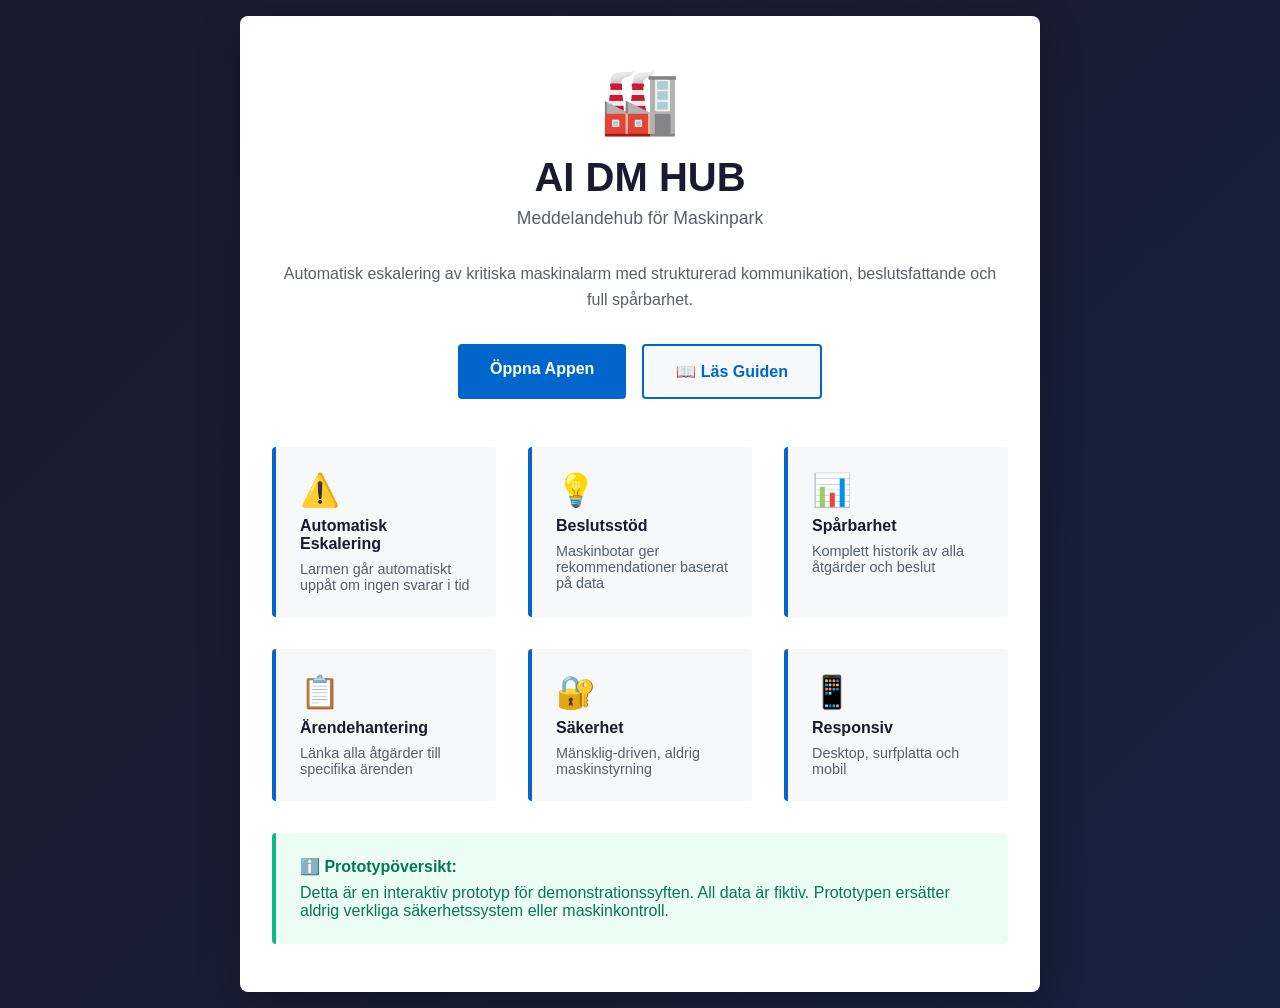
<file: index.html>
<!DOCTYPE html>
<html lang="sv">
<head>
    <meta charset="UTF-8">
    <meta name="viewport" content="width=device-width, initial-scale=1.0">
    <title>AI DM HUB – Meddelandehub för Maskinpark</title>
    <style>
        * {
            margin: 0;
            padding: 0;
            box-sizing: border-box;
        }

        body {
            font-family: -apple-system, BlinkMacSystemFont, "Segoe UI", Roboto, "Helvetica Neue", Arial, sans-serif;
            background: linear-gradient(135deg, #1a1a2e 0%, #16213e 100%);
            color: #24292f;
            display: flex;
            align-items: center;
            justify-content: center;
            min-height: 100vh;
            padding: 1rem;
        }

        .container {
            max-width: 800px;
            width: 100%;
            background: white;
            border-radius: 8px;
            box-shadow: 0 10px 40px rgba(0, 0, 0, 0.3);
            padding: 3rem 2rem;
            text-align: center;
        }

        .logo {
            font-size: 4rem;
            margin-bottom: 1rem;
        }

        h1 {
            font-size: 2.5rem;
            margin-bottom: 0.5rem;
            color: #1a1a2e;
        }

        .subtitle {
            font-size: 1.1rem;
            color: #57606a;
            margin-bottom: 2rem;
        }

        .description {
            font-size: 1rem;
            color: #57606a;
            margin-bottom: 2rem;
            line-height: 1.6;
        }

        .button-group {
            display: flex;
            gap: 1rem;
            justify-content: center;
            flex-wrap: wrap;
        }

        .button {
            display: inline-block;
            padding: 1rem 2rem;
            border-radius: 4px;
            text-decoration: none;
            font-weight: 600;
            font-size: 1rem;
            transition: all 0.2s ease;
            border: none;
            cursor: pointer;
        }

        .button-primary {
            background-color: #0066cc;
            color: white;
        }

        .button-primary:hover {
            background-color: #0052a3;
            box-shadow: 0 4px 12px rgba(0, 102, 204, 0.3);
        }

        .button-secondary {
            background-color: #f6f8fa;
            color: #0066cc;
            border: 2px solid #0066cc;
        }

        .button-secondary:hover {
            background-color: #0066cc;
            color: white;
        }

        .features {
            display: grid;
            grid-template-columns: repeat(auto-fit, minmax(200px, 1fr));
            gap: 2rem;
            margin-top: 3rem;
            text-align: left;
        }

        .feature {
            padding: 1.5rem;
            background: #f6f8fa;
            border-radius: 4px;
            border-left: 4px solid #0066cc;
        }

        .feature-icon {
            font-size: 2rem;
            margin-bottom: 0.5rem;
        }

        .feature-title {
            font-weight: 600;
            color: #1a1a2e;
            margin-bottom: 0.5rem;
        }

        .feature-description {
            font-size: 0.9rem;
            color: #57606a;
        }

        .info-box {
            background: #ecfdf5;
            border-left: 4px solid #10b981;
            padding: 1.5rem;
            border-radius: 4px;
            margin-top: 2rem;
            text-align: left;
        }

        .info-box strong {
            color: #047857;
        }

        @media (max-width: 600px) {
            .container {
                padding: 2rem 1rem;
            }

            h1 {
                font-size: 2rem;
            }

            .logo {
                font-size: 3rem;
            }

            .button-group {
                flex-direction: column;
            }

            .button {
                width: 100%;
            }
        }
    </style>
</head>
<body>
    <div class="container">
        <div class="logo">🏭</div>
        <h1>AI DM HUB</h1>
        <p class="subtitle">Meddelandehub för Maskinpark</p>
        <p class="description">
            Automatisk eskalering av kritiska maskinalarm med strukturerad kommunikation,
            beslutsfattande och full spårbarhet.
        </p>

        <div class="button-group">
            <a href="src/index.html" class="button button-primary">Öppna Appen</a>
            <a href="src/guide.html" class="button button-secondary">📖 Läs Guiden</a>
        </div>

        <div class="features">
            <div class="feature">
                <div class="feature-icon">⚠️</div>
                <div class="feature-title">Automatisk Eskalering</div>
                <div class="feature-description">Larmen går automatiskt uppåt om ingen svarar i tid</div>
            </div>

            <div class="feature">
                <div class="feature-icon">💡</div>
                <div class="feature-title">Beslutsstöd</div>
                <div class="feature-description">Maskinbotar ger rekommendationer baserat på data</div>
            </div>

            <div class="feature">
                <div class="feature-icon">📊</div>
                <div class="feature-title">Spårbarhet</div>
                <div class="feature-description">Komplett historik av alla åtgärder och beslut</div>
            </div>

            <div class="feature">
                <div class="feature-icon">📋</div>
                <div class="feature-title">Ärendehantering</div>
                <div class="feature-description">Länka alla åtgärder till specifika ärenden</div>
            </div>

            <div class="feature">
                <div class="feature-icon">🔐</div>
                <div class="feature-title">Säkerhet</div>
                <div class="feature-description">Mänsklig-driven, aldrig maskinstyrning</div>
            </div>

            <div class="feature">
                <div class="feature-icon">📱</div>
                <div class="feature-title">Responsiv</div>
                <div class="feature-description">Desktop, surfplatta och mobil</div>
            </div>
        </div>

        <div class="info-box">
            <strong>ℹ️ Prototypöversikt:</strong>
            <p style="margin-top: 0.5rem; color: #047857;">
                Detta är en interaktiv prototyp för demonstrationssyften. All data är fiktiv.
                Prototypen ersätter aldrig verkliga säkerhetssystem eller maskinkontroll.
            </p>
        </div>
    </div>
</body>
</html>
</file>
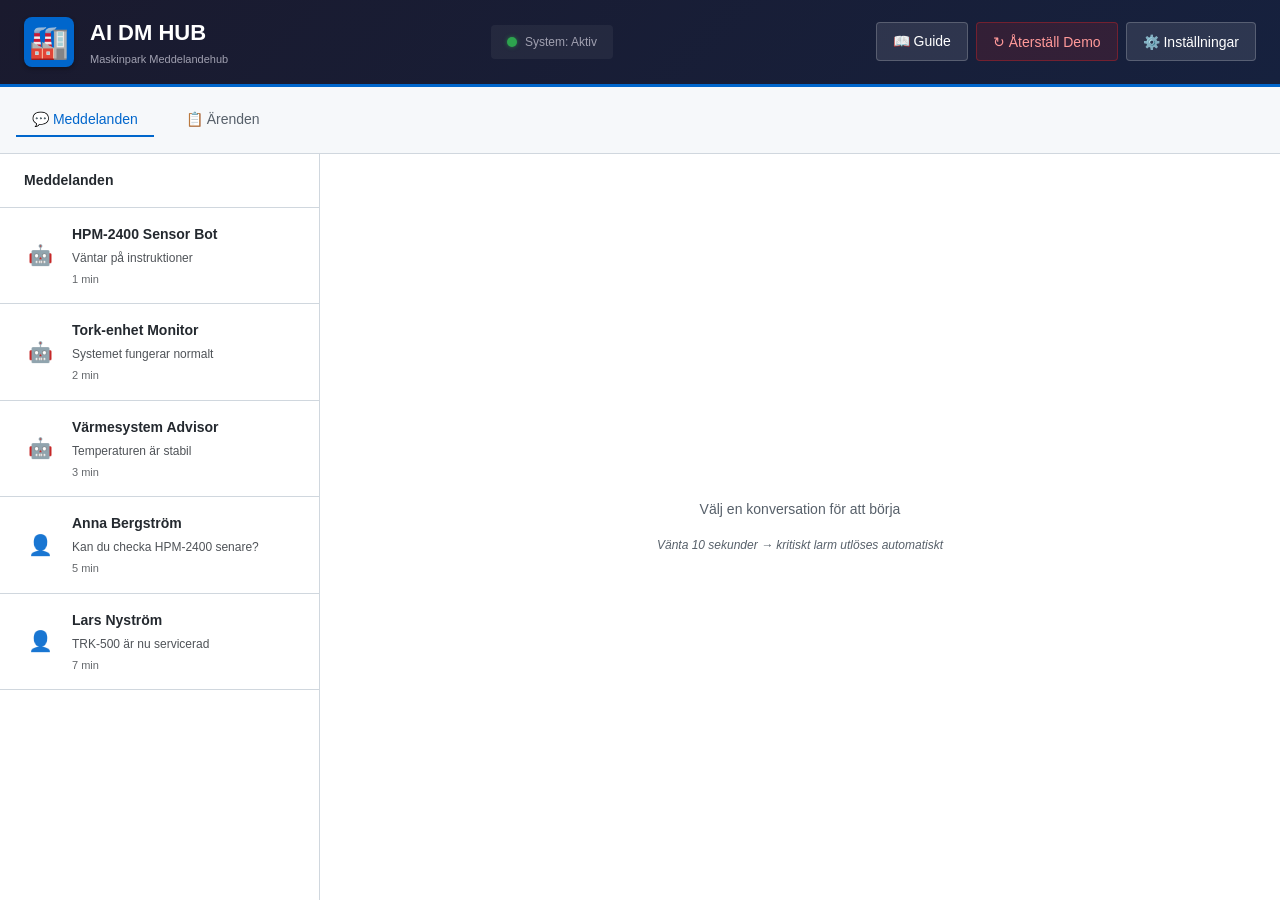
<file: src/index.html>
<!DOCTYPE html>
<html lang="sv">
<head>
    <meta charset="UTF-8">
    <meta name="viewport" content="width=device-width, initial-scale=1.0">
    <title>AI DM HUB – Meddelandehub för maskinpark</title>
    <link rel="stylesheet" href="styles.css">
</head>
<body>
    <div id="app" class="app">
        <!-- Header -->
        <header class="header">
            <div class="header-branding">
                <div class="logo">🏭</div>
                <div class="header-text">
                    <h1>AI DM HUB</h1>
                    <p class="subtitle">Maskinpark Meddelandehub</p>
                </div>
            </div>
            <div class="header-status">
                <span class="status-indicator online" title="System aktiv"></span>
                <span class="status-text">System: Aktiv</span>
            </div>
            <div class="header-controls">
                <a href="guide.html" class="control-btn" title="Läs guiden" style="text-decoration: none; display: flex; align-items: center;">
                    📖 Guide
                </a>
                <button id="resetBtn" class="control-btn reset-btn" title="Återställ demonstrationsscenario">
                    ↻ Återställ Demo
                </button>
                <button id="settingsBtn" class="control-btn" title="Inställningar">
                    ⚙️ Inställningar
                </button>
            </div>
        </header>

        <!-- Navigation Tabs -->
        <nav class="tab-navigation">
            <button id="tabMessages" class="tab-btn active" data-tab="messages">💬 Meddelanden</button>
            <button id="tabCases" class="tab-btn" data-tab="cases">📋 Ärenden</button>
        </nav>

        <!-- Main Layout -->
        <div class="layout">
            <!-- DM List (Left Panel) - Messages Tab -->
            <aside id="messagesPanel" class="dm-list-panel tab-content active">
                <div class="dm-list-header">
                    <h2>Meddelanden</h2>
                </div>
                <ul id="dmList" class="dm-list" role="list">
                    <!-- Populated by app.js -->
                </ul>
            </aside>

            <!-- Cases List (Left Panel) - Cases Tab -->
            <aside id="casesPanel" class="dm-list-panel tab-content">
                <div class="dm-list-header">
                    <h2>Ärenden</h2>
                </div>
                <ul id="casesList" class="dm-list" role="list">
                    <!-- Populated by app.js -->
                </ul>
            </aside>

            <!-- Conversation Panel (Right Panel) -->
            <main class="conversation-panel">
                <div id="noSelection" class="no-selection">
                    <p>Välj en konversation för att börja</p>
                    <p class="hint">Vänta 10 sekunder → kritiskt larm utlöses automatiskt</p>
                </div>

                <div id="conversationView" class="conversation-view" style="display: none;">
                    <!-- Alarm Header (if applicable) -->
                    <div id="alarmBanner" class="alarm-banner" style="display: none;" role="alert">
                        <div class="alarm-content">
                            <span class="alarm-icon">⚠️</span>
                            <div class="alarm-text">
                                <h3 id="alarmTitle">Kritisk Eskalering</h3>
                                <p id="alarmMachine">Maskin: HPM-2400</p>
                                <p id="alarmReason">Anledning: Utebliven kvittering från Maskinansvarig</p>
                            </div>
                        </div>
                        <button id="ackBtn" class="ack-btn" title="Kvittera larmet">Kvittera</button>
                    </div>

                    <!-- Conversation Header -->
                    <div class="conversation-header">
                        <div id="conversationTitle" class="conversation-title">
                            <!-- Populated by app.js -->
                        </div>
                    </div>

                    <!-- Messages/History -->
                    <div id="messagesContainer" class="messages-container">
                        <!-- Populated by app.js -->
                    </div>

                    <!-- Action Buttons -->
                    <div class="action-buttons">
                        <button id="decisionBtn" class="action-btn decision-btn" title="Registrera beslut">
                            💡 Beslut
                        </button>
                        <button id="delegationBtn" class="action-btn delegation-btn" title="Delegera uppgift">
                            📋 Delegering
                        </button>
                        <button id="actionBtn" class="action-btn action-btn-submit" title="Registrera åtgärd">
                            ✓ Åtgärd
                        </button>
                    </div>

                    <!-- Input Field -->
                    <div class="input-area">
                        <input
                            type="text"
                            id="messageInput"
                            class="message-input"
                            placeholder="Ställ en fråga eller skriv ett meddelande (starta med @ eller / för sökning)..."
                            aria-label="Meddelandeinmatning"
                        >
                        <button id="sendBtn" class="send-btn" title="Skicka meddelande">Skicka</button>
                    </div>
                </div>
            </main>
        </div>

        <!-- History Panel (Bottom, toggleable on mobile) -->
        <aside id="historyPanel" class="history-panel" style="display: none;">
            <div class="history-header">
                <h3>Historik</h3>
                <button id="closeHistoryBtn" class="close-btn" aria-label="Stäng historik">×</button>
            </div>
            <div id="historyContent" class="history-content">
                <!-- Populated by app.js -->
            </div>
        </aside>
    </div>

    <!-- Modals -->
    <!-- Decision Modal -->
    <div id="decisionModal" class="modal" style="display: none;" role="dialog" aria-modal="true" aria-labelledby="decisionModalTitle">
        <div class="modal-content">
            <div class="modal-header">
                <h3 id="decisionModalTitle">Registrera beslut</h3>
                <button class="modal-close" data-modal="decisionModal" aria-label="Stäng">×</button>
            </div>
            <div class="modal-body">
                <label for="decisionCase">Ärende (Case):</label>
                <select id="decisionCase" class="modal-input" required>
                    <option value="">-- Välj ärende --</option>
                </select>

                <label for="decisionText" style="margin-top: 1rem;">Beslutsbeskrivning:</label>
                <textarea id="decisionText" class="modal-input" rows="4" placeholder="Skriv beslutet..." required></textarea>
            </div>
            <div class="modal-footer">
                <button class="btn-cancel" data-modal="decisionModal">Avbryt</button>
                <button id="savDecisionBtn" class="btn-save">Spara beslut</button>
            </div>
        </div>
    </div>

    <!-- Delegation Modal -->
    <div id="delegationModal" class="modal" style="display: none;" role="dialog" aria-modal="true" aria-labelledby="delegationModalTitle">
        <div class="modal-content">
            <div class="modal-header">
                <h3 id="delegationModalTitle">Delegera uppgift</h3>
                <button class="modal-close" data-modal="delegationModal" aria-label="Stäng">×</button>
            </div>
            <div class="modal-body">
                <label for="delegationCase">Ärende (Case):</label>
                <select id="delegationCase" class="modal-input" required>
                    <option value="">-- Välj ärende --</option>
                </select>

                <label for="delegationRecipient" style="margin-top: 1rem;">Till (person/bot):</label>
                <input type="text" id="delegationRecipient" class="modal-input" placeholder="Börja skriva namn..." required>
                <div id="delegationResults" class="search-results"></div>

                <label for="delegationTask" style="margin-top: 1rem;">Uppgiftsbeskrivning:</label>
                <textarea id="delegationTask" class="modal-input" rows="3" placeholder="Vad ska göras?" required></textarea>
            </div>
            <div class="modal-footer">
                <button class="btn-cancel" data-modal="delegationModal">Avbryt</button>
                <button id="savDelegationBtn" class="btn-save">Delegera</button>
            </div>
        </div>
    </div>

    <!-- Action Modal -->
    <div id="actionModal" class="modal" style="display: none;" role="dialog" aria-modal="true" aria-labelledby="actionModalTitle">
        <div class="modal-content">
            <div class="modal-header">
                <h3 id="actionModalTitle">Registrera utförd åtgärd</h3>
                <button class="modal-close" data-modal="actionModal" aria-label="Stäng">×</button>
            </div>
            <div class="modal-body">
                <label for="actionCase">Ärende (Case):</label>
                <select id="actionCase" class="modal-input" required>
                    <option value="">-- Välj ärende --</option>
                </select>

                <label for="actionDescription" style="margin-top: 1rem;">Åtgärdsbeskrivning:</label>
                <textarea id="actionDescription" class="modal-input" rows="4" placeholder="Vad gjordes?" required></textarea>

                <label for="actionStatus" style="margin-top: 1rem;">Status:</label>
                <select id="actionStatus" class="modal-input" required>
                    <option value="started">Påbörjad</option>
                    <option value="completed">Slutförd</option>
                </select>
            </div>
            <div class="modal-footer">
                <button class="btn-cancel" data-modal="actionModal">Avbryt</button>
                <button id="savActionBtn" class="btn-save">Spara åtgärd</button>
            </div>
        </div>
    </div>

    <!-- Scripts -->
    <script src="mockData.js"></script>
    <script src="app.js"></script>
</body>
</html>
</file>
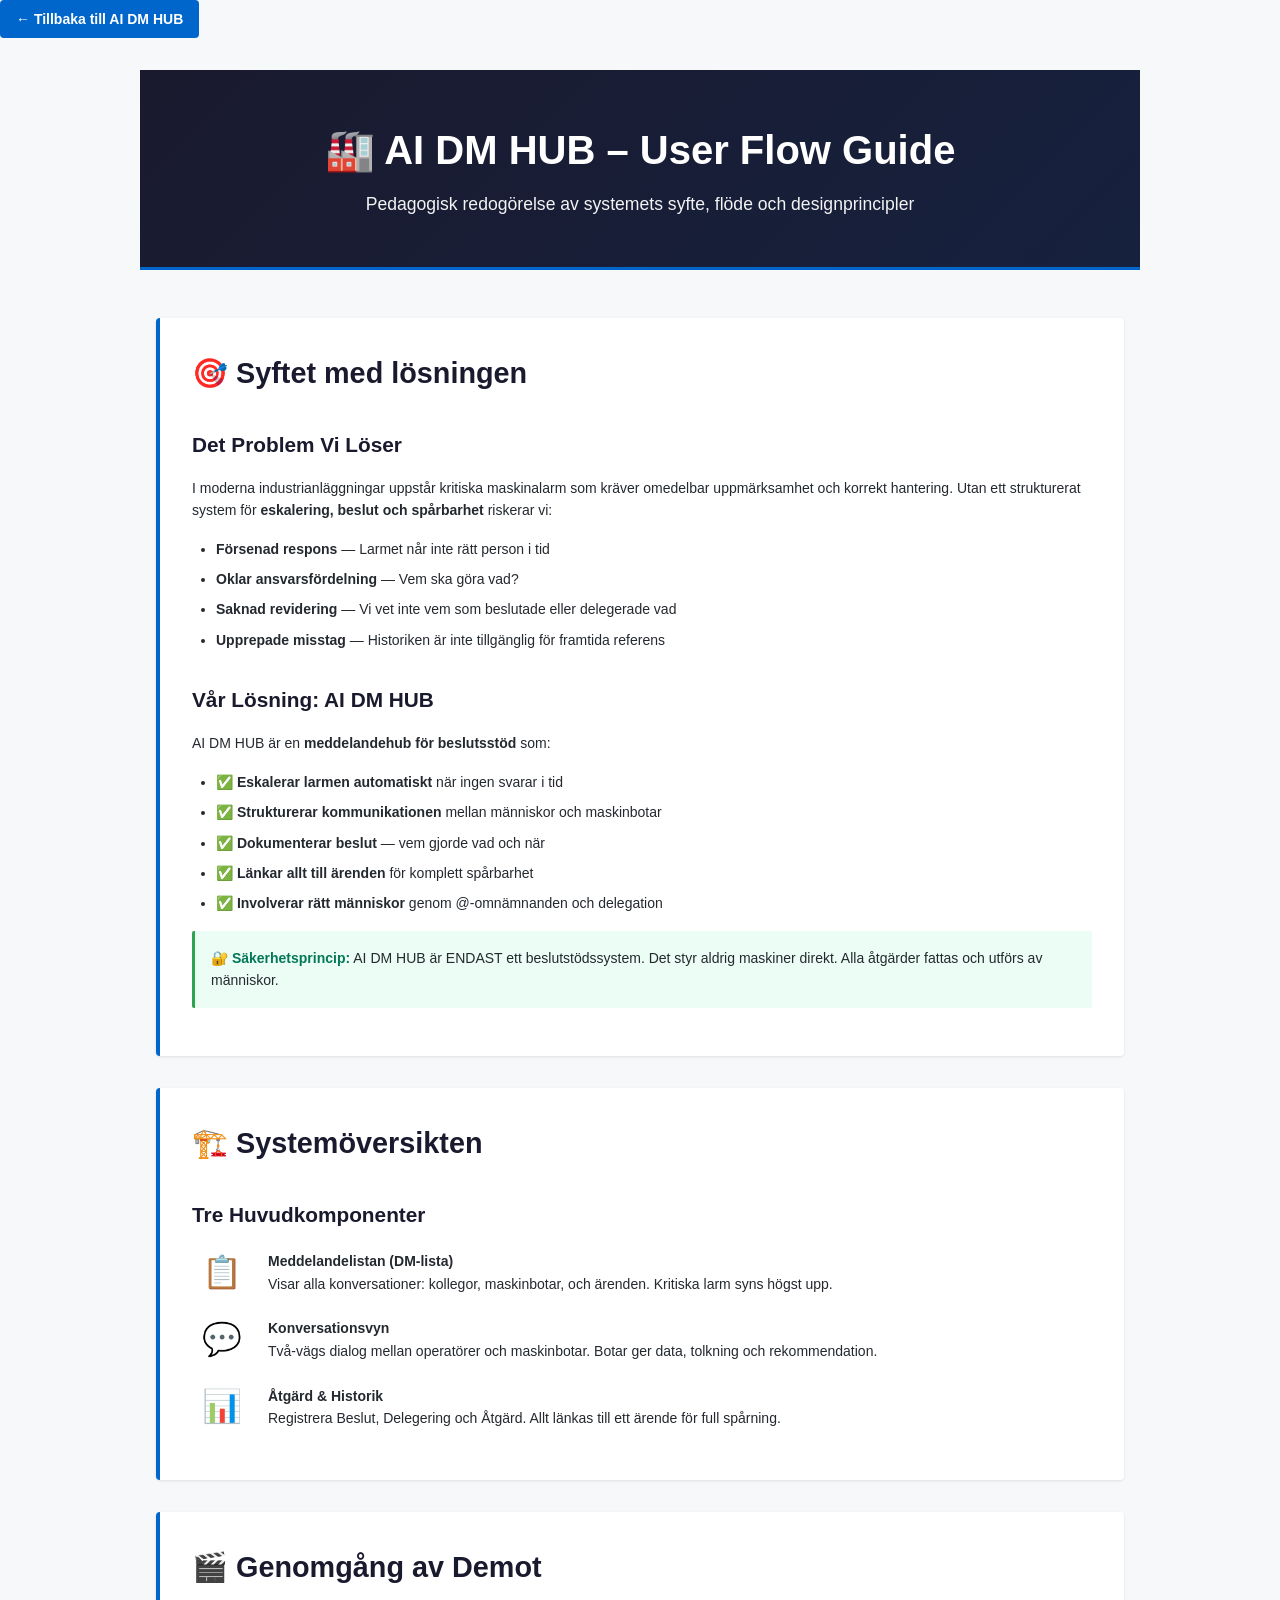
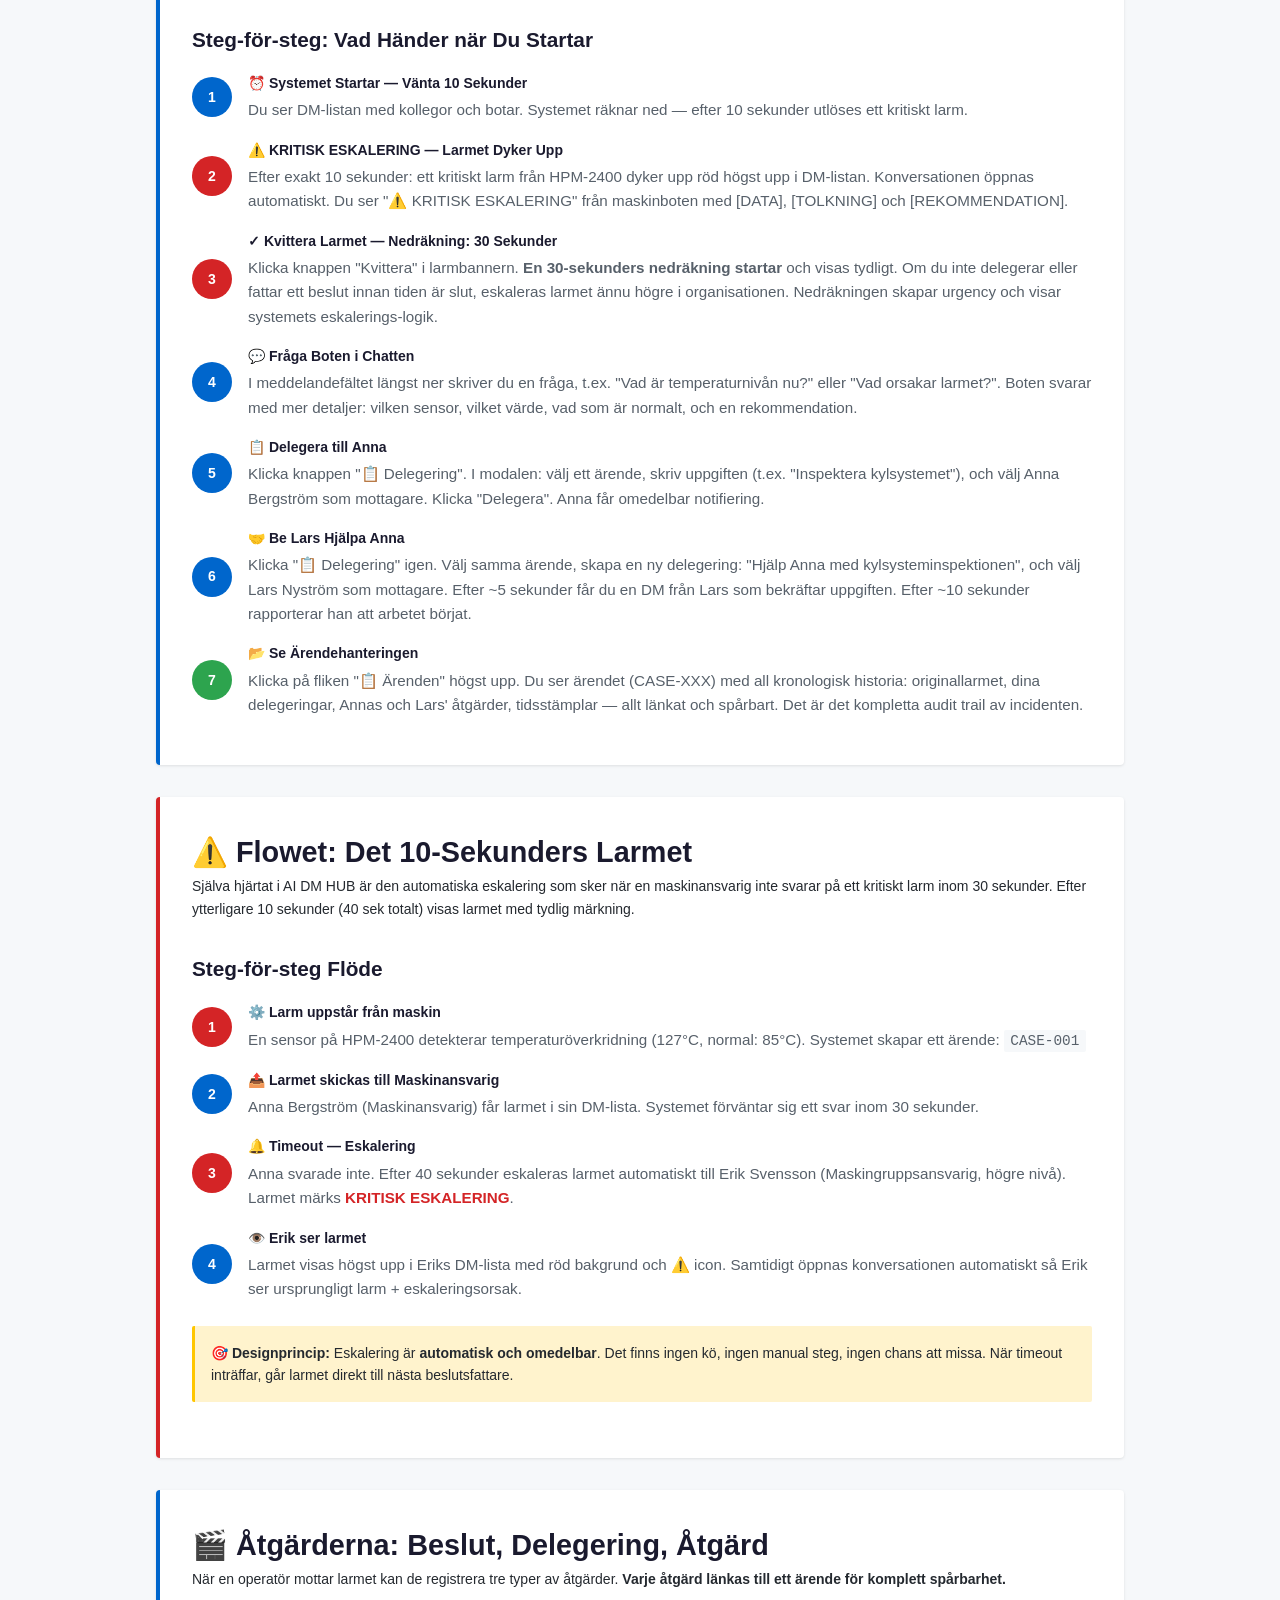
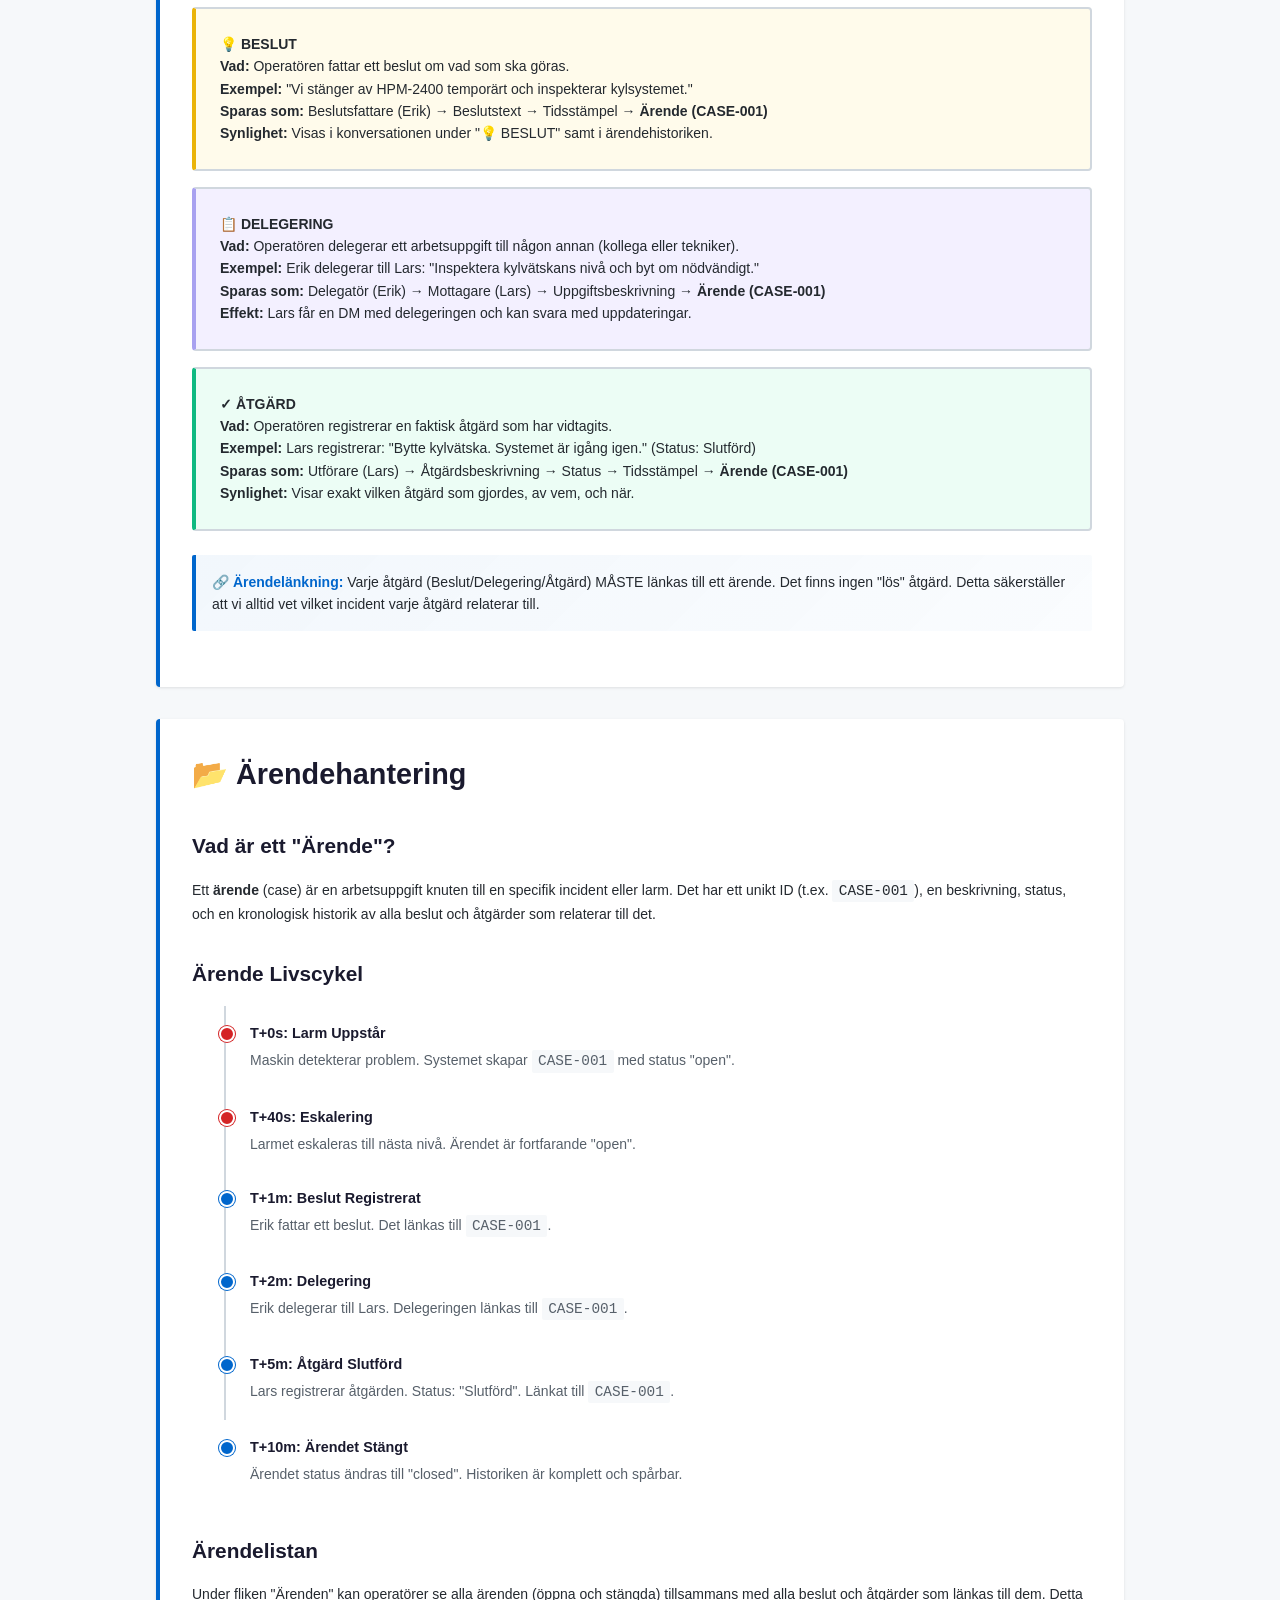
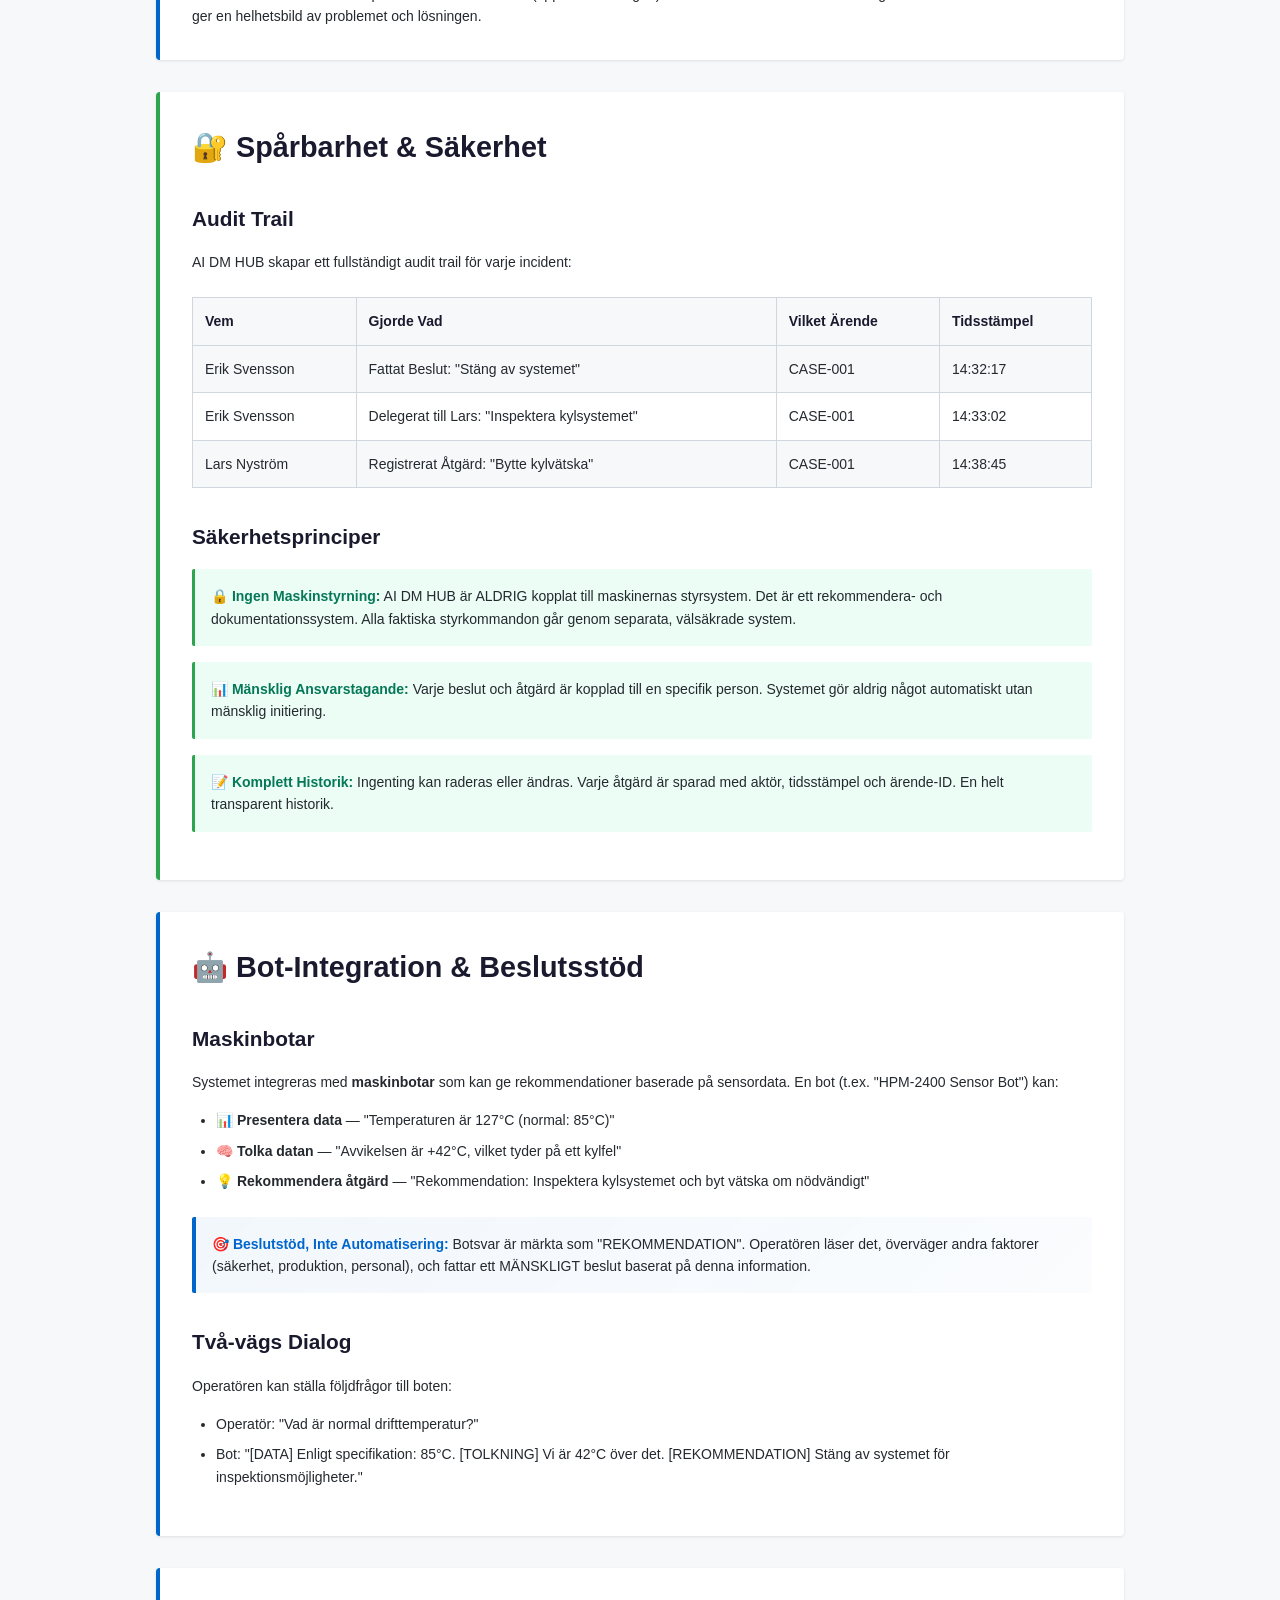
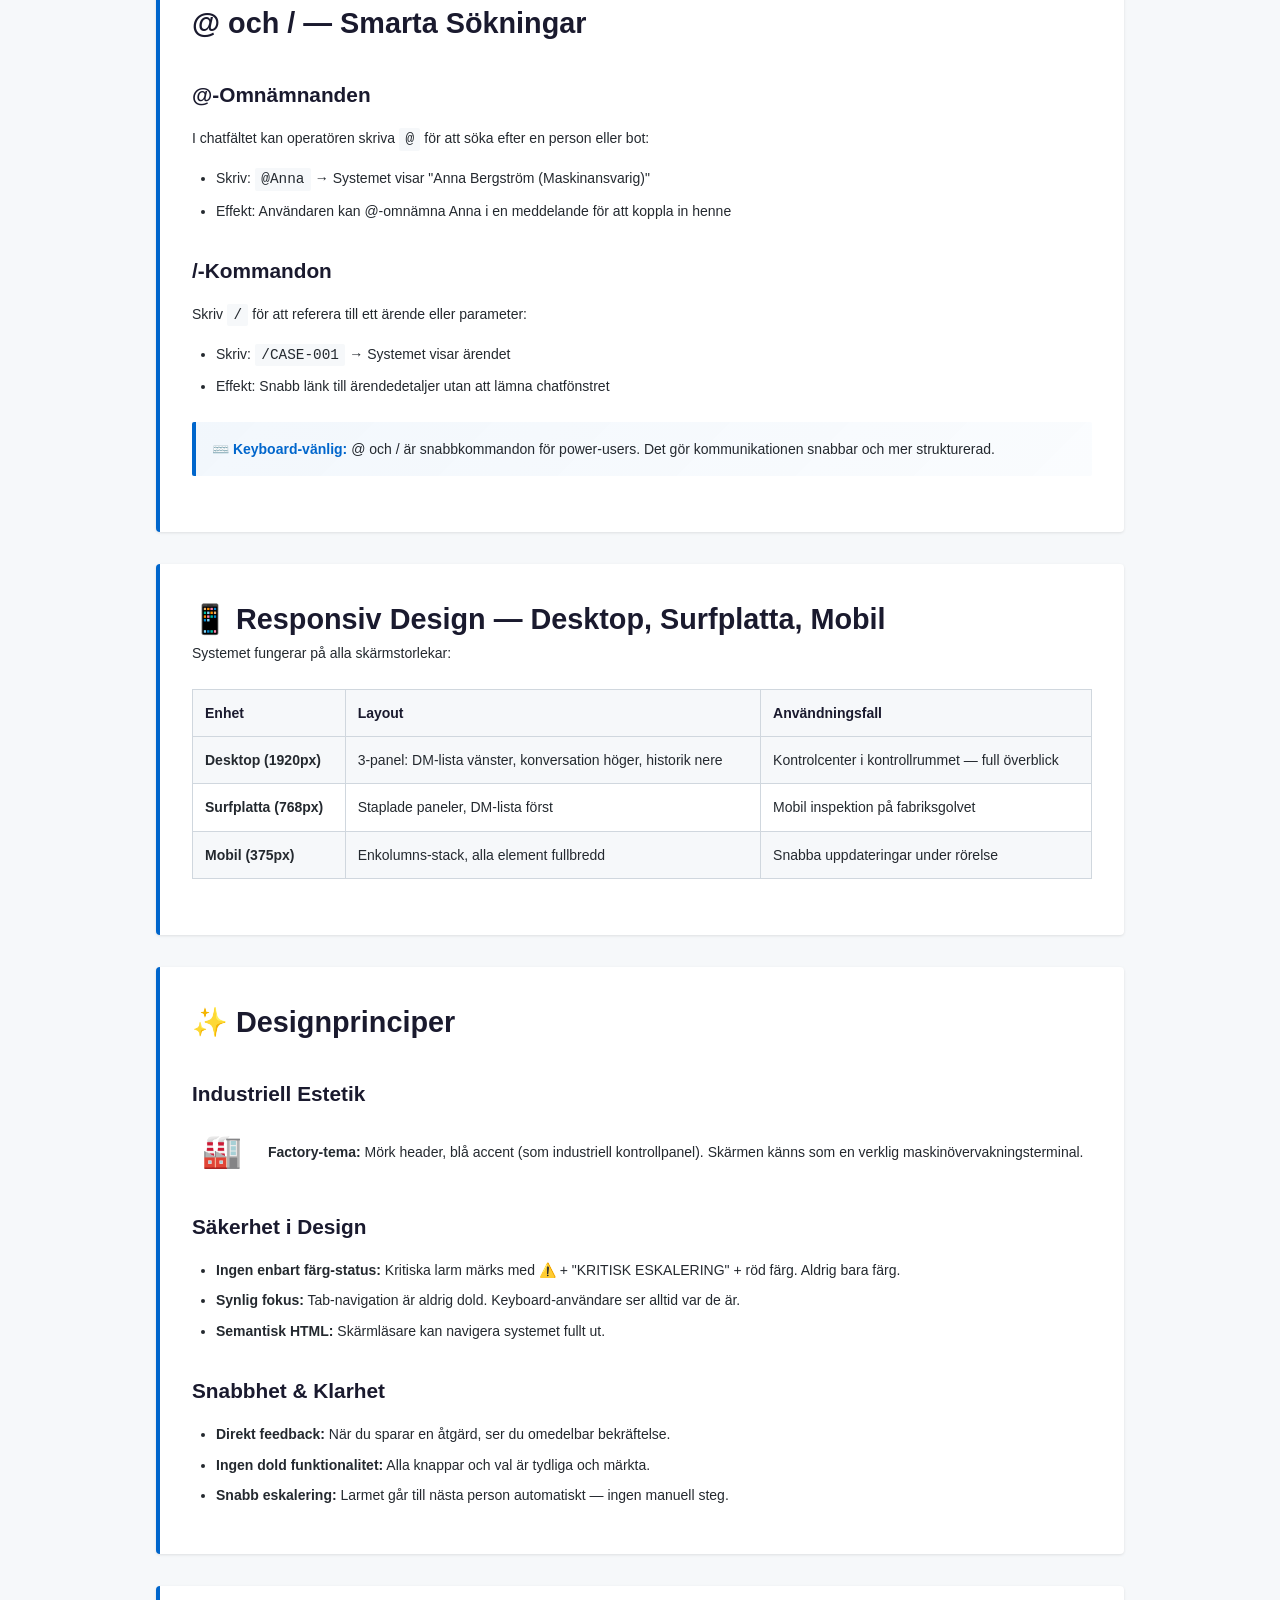
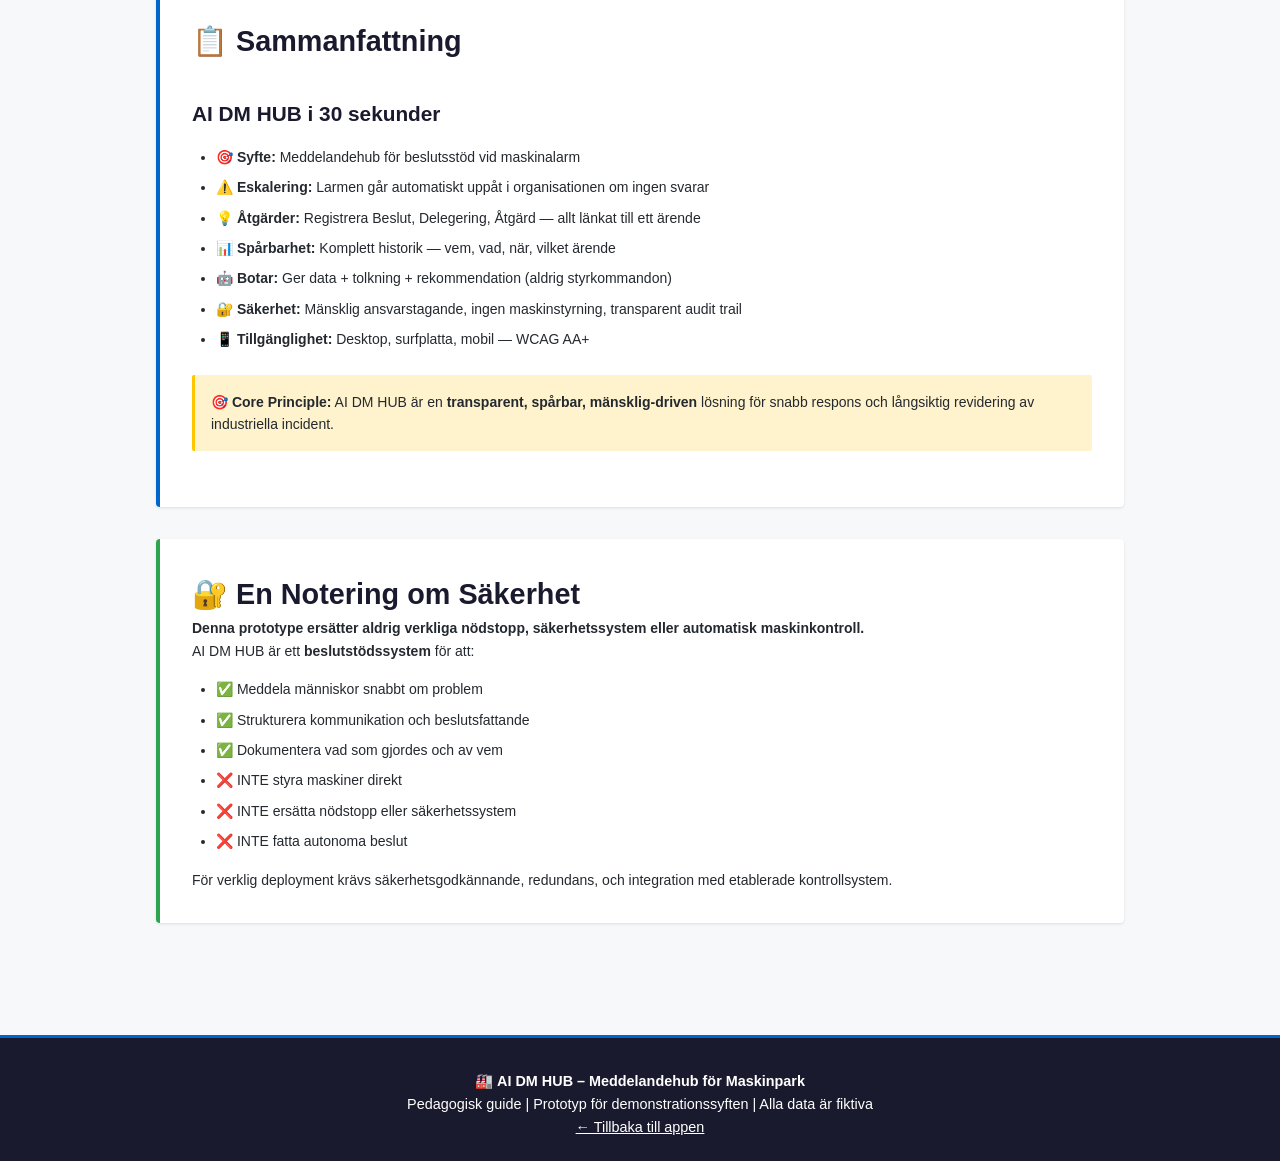
<file: src/guide.html>
<!DOCTYPE html>
<html lang="sv">
<head>
    <meta charset="UTF-8">
    <meta name="viewport" content="width=device-width, initial-scale=1.0">
    <title>AI DM HUB – User Flow Guide</title>
    <link rel="stylesheet" href="styles.css">
    <style>
        body {
            background-color: #f6f8fa;
            font-family: var(--font-family);
            line-height: 1.6;
            color: var(--color-text);
        }

        .guide-container {
            max-width: 1000px;
            margin: 0 auto;
            padding: 2rem 1rem;
        }

        header.guide-header {
            background: linear-gradient(135deg, #1a1a2e 0%, #16213e 100%);
            color: white;
            padding: 3rem 1rem;
            text-align: center;
            margin: -2rem -1rem 3rem -1rem;
            border-bottom: 3px solid var(--color-primary);
        }

        header.guide-header h1 {
            font-size: 2.5rem;
            margin: 0 0 0.5rem 0;
            font-weight: 700;
        }

        header.guide-header p {
            font-size: 1.1rem;
            margin: 0;
            opacity: 0.95;
            max-width: 600px;
            margin-left: auto;
            margin-right: auto;
        }

        .back-link {
            display: inline-block;
            margin-bottom: 2rem;
            padding: 0.5rem 1rem;
            background-color: var(--color-primary);
            color: white;
            border-radius: 4px;
            text-decoration: none;
            font-weight: 600;
            transition: background-color 0.2s ease;
        }

        .back-link:hover {
            background-color: #0052a3;
        }

        section {
            background: white;
            padding: 2rem;
            margin-bottom: 2rem;
            border-radius: 4px;
            border-left: 4px solid var(--color-primary);
            box-shadow: 0 1px 3px rgba(0,0,0,0.1);
        }

        section.critical {
            border-left-color: var(--color-critical);
        }

        section.success {
            border-left-color: var(--color-success);
        }

        h2 {
            font-size: 1.8rem;
            margin-top: 0;
            color: #1a1a2e;
            display: flex;
            align-items: center;
            gap: 0.5rem;
        }

        h3 {
            font-size: 1.3rem;
            color: #1a1a2e;
            margin-top: 2rem;
            margin-bottom: 1rem;
        }

        h3:first-child {
            margin-top: 0;
        }

        .flow-diagram {
            background: #f6f8fa;
            border: 1px solid var(--color-border);
            border-radius: 4px;
            padding: 1.5rem;
            margin: 1.5rem 0;
            font-family: monospace;
            font-size: 0.9rem;
            overflow-x: auto;
        }

        .flow-step {
            display: flex;
            align-items: center;
            margin: 1rem 0;
            gap: 1rem;
        }

        .flow-step-number {
            background: var(--color-primary);
            color: white;
            width: 40px;
            height: 40px;
            border-radius: 50%;
            display: flex;
            align-items: center;
            justify-content: center;
            font-weight: 700;
            flex-shrink: 0;
        }

        .flow-step.critical .flow-step-number {
            background: var(--color-critical);
        }

        .flow-step.success .flow-step-number {
            background: var(--color-success);
        }

        .flow-step-content {
            flex: 1;
        }

        .flow-step-title {
            font-weight: 600;
            color: #1a1a2e;
            margin-bottom: 0.25rem;
        }

        .flow-step-description {
            color: var(--color-text-secondary);
            font-size: 0.95rem;
        }

        .highlight {
            background-color: #fff3cd;
            padding: 1rem;
            border-left: 3px solid #ffc600;
            border-radius: 2px;
            margin: 1.5rem 0;
        }

        .principle {
            background: #ecfdf5;
            border-left: 3px solid var(--color-success);
            padding: 1rem;
            margin: 1rem 0;
            border-radius: 2px;
        }

        .principle strong {
            color: #047857;
        }

        ul, ol {
            margin: 1rem 0;
            padding-left: 1.5rem;
        }

        li {
            margin-bottom: 0.5rem;
        }

        .comparison-table {
            width: 100%;
            border-collapse: collapse;
            margin: 1.5rem 0;
        }

        .comparison-table th,
        .comparison-table td {
            border: 1px solid var(--color-border);
            padding: 0.75rem;
            text-align: left;
        }

        .comparison-table th {
            background-color: #f6f8fa;
            font-weight: 600;
            color: #1a1a2e;
        }

        .comparison-table tr:nth-child(even) {
            background-color: #f6f8fa;
        }

        .key-concept {
            background: linear-gradient(135deg, rgba(0,102,204,0.05) 0%, rgba(0,102,204,0.02) 100%);
            border-left: 4px solid var(--color-primary);
            padding: 1rem;
            margin: 1.5rem 0;
            border-radius: 2px;
        }

        .key-concept strong {
            color: var(--color-primary);
        }

        .action-box {
            background: white;
            border: 2px solid var(--color-border);
            border-radius: 4px;
            padding: 1.5rem;
            margin: 1rem 0;
        }

        .action-box.decision {
            border-left: 4px solid #eab308;
            background: #fffbeb;
        }

        .action-box.delegation {
            border-left: 4px solid #a8a1f0;
            background: #f3f0ff;
        }

        .action-box.action {
            border-left: 4px solid #10b981;
            background: #ecfdf5;
        }

        .action-box h4 {
            margin-top: 0;
        }

        code {
            background: #f6f8fa;
            padding: 0.2rem 0.4rem;
            border-radius: 2px;
            font-family: monospace;
            font-size: 0.9rem;
        }

        .timeline {
            position: relative;
            padding-left: 2rem;
        }

        .timeline-item {
            position: relative;
            padding: 1rem 0;
            border-left: 2px solid var(--color-border);
            padding-left: 1.5rem;
        }

        .timeline-item:last-child {
            border-left: 2px solid transparent;
        }

        .timeline-item::before {
            content: '';
            position: absolute;
            left: -7px;
            top: 1.25rem;
            width: 12px;
            height: 12px;
            border-radius: 50%;
            background: var(--color-primary);
            border: 2px solid white;
            box-shadow: 0 0 0 1px var(--color-primary);
        }

        .timeline-item.critical::before {
            background: var(--color-critical);
            box-shadow: 0 0 0 1px var(--color-critical);
        }

        .timeline-time {
            font-weight: 600;
            color: #1a1a2e;
            font-size: 0.9rem;
        }

        .timeline-description {
            color: var(--color-text-secondary);
            margin-top: 0.25rem;
        }

        .icon-row {
            display: flex;
            align-items: center;
            gap: 1rem;
            margin: 1rem 0;
        }

        .icon-row .icon {
            font-size: 2rem;
            width: 60px;
            text-align: center;
        }

        .icon-row .text {
            flex: 1;
        }

        footer {
            background: #1a1a2e;
            color: white;
            text-align: center;
            padding: 2rem 1rem;
            margin: 3rem -1rem -2rem -1rem;
            font-size: 0.9rem;
            border-top: 3px solid var(--color-primary);
        }

        @media (max-width: 768px) {
            header.guide-header {
                padding: 2rem 1rem;
            }

            header.guide-header h1 {
                font-size: 1.8rem;
            }

            section {
                padding: 1.5rem;
            }

            h2 {
                font-size: 1.4rem;
            }

            .comparison-table {
                font-size: 0.85rem;
            }

            .comparison-table th,
            .comparison-table td {
                padding: 0.5rem;
            }
        }
    </style>
</head>
<body>
    <a href="index.html" class="back-link">← Tillbaka till AI DM HUB</a>

    <div class="guide-container">
        <header class="guide-header">
            <h1>🏭 AI DM HUB – User Flow Guide</h1>
            <p>Pedagogisk redogörelse av systemets syfte, flöde och designprincipler</p>
        </header>

        <!-- SYFTE OCH PROBLEM -->
        <section>
            <h2>🎯 Syftet med lösningen</h2>
            <h3>Det Problem Vi Löser</h3>
            <p>
                I moderna industrianläggningar uppstår kritiska maskinalarm som kräver omedelbar uppmärksamhet och korrekt hantering.
                Utan ett strukturerat system för <strong>eskalering, beslut och spårbarhet</strong> riskerar vi:
            </p>
            <ul>
                <li><strong>Försenad respons</strong> — Larmet når inte rätt person i tid</li>
                <li><strong>Oklar ansvarsfördelning</strong> — Vem ska göra vad?</li>
                <li><strong>Saknad revidering</strong> — Vi vet inte vem som beslutade eller delegerade vad</li>
                <li><strong>Upprepade misstag</strong> — Historiken är inte tillgänglig för framtida referens</li>
            </ul>

            <h3>Vår Lösning: AI DM HUB</h3>
            <p>
                AI DM HUB är en <strong>meddelandehub för beslutsstöd</strong> som:
            </p>
            <ul>
                <li>✅ <strong>Eskalerar larmen automatiskt</strong> när ingen svarar i tid</li>
                <li>✅ <strong>Strukturerar kommunikationen</strong> mellan människor och maskinbotar</li>
                <li>✅ <strong>Dokumenterar beslut</strong> — vem gjorde vad och när</li>
                <li>✅ <strong>Länkar allt till ärenden</strong> för komplett spårbarhet</li>
                <li>✅ <strong>Involverar rätt människor</strong> genom @-omnämnanden och delegation</li>
            </ul>

            <div class="principle">
                <strong>🔐 Säkerhetsprincip:</strong> AI DM HUB är ENDAST ett beslutstödssystem. Det styr aldrig maskiner direkt. Alla åtgärder fattas och utförs av människor.
            </div>
        </section>

        <!-- SYSTEMÖVERSIKT -->
        <section>
            <h2>🏗️ Systemöversikten</h2>
            <h3>Tre Huvudkomponenter</h3>

            <div class="icon-row">
                <div class="icon">📋</div>
                <div class="text">
                    <strong>Meddelandelistan (DM-lista)</strong><br>
                    Visar alla konversationer: kollegor, maskinbotar, och ärenden. Kritiska larm syns högst upp.
                </div>
            </div>

            <div class="icon-row">
                <div class="icon">💬</div>
                <div class="text">
                    <strong>Konversationsvyn</strong><br>
                    Två-vägs dialog mellan operatörer och maskinbotar. Botar ger data, tolkning och rekommendation.
                </div>
            </div>

            <div class="icon-row">
                <div class="icon">📊</div>
                <div class="text">
                    <strong>Åtgärd & Historik</strong><br>
                    Registrera Beslut, Delegering och Åtgärd. Allt länkas till ett ärende för full spårning.
                </div>
            </div>
        </section>

        <!-- GENOMGÅNG AV DEMO -->
        <section>
            <h2>🎬 Genomgång av Demot</h2>
            <h3>Steg-för-steg: Vad Händer när Du Startar</h3>

            <div class="flow-step">
                <div class="flow-step-number">1</div>
                <div class="flow-step-content">
                    <div class="flow-step-title">⏰ Systemet Startar — Vänta 10 Sekunder</div>
                    <div class="flow-step-description">
                        Du ser DM-listan med kollegor och botar. Systemet räknar ned — efter 10 sekunder utlöses ett kritiskt larm.
                    </div>
                </div>
            </div>

            <div class="flow-step critical">
                <div class="flow-step-number">2</div>
                <div class="flow-step-content">
                    <div class="flow-step-title">⚠️ KRITISK ESKALERING — Larmet Dyker Upp</div>
                    <div class="flow-step-description">
                        Efter exakt 10 sekunder: ett kritiskt larm från HPM-2400 dyker upp röd högst upp i DM-listan.
                        Konversationen öppnas automatiskt. Du ser "⚠️ KRITISK ESKALERING" från maskinboten med [DATA], [TOLKNING] och [REKOMMENDATION].
                    </div>
                </div>
            </div>

            <div class="flow-step critical">
                <div class="flow-step-number">3</div>
                <div class="flow-step-content">
                    <div class="flow-step-title">✓ Kvittera Larmet — Nedräkning: 30 Sekunder</div>
                    <div class="flow-step-description">
                        Klicka knappen "Kvittera" i larmbannern. <strong>En 30-sekunders nedräkning startar</strong> och visas tydligt.
                        Om du inte delegerar eller fattar ett beslut innan tiden är slut, eskaleras larmet ännu högre i organisationen.
                        Nedräkningen skapar urgency och visar systemets eskalerings-logik.
                    </div>
                </div>
            </div>

            <div class="flow-step">
                <div class="flow-step-number">4</div>
                <div class="flow-step-content">
                    <div class="flow-step-title">💬 Fråga Boten i Chatten</div>
                    <div class="flow-step-description">
                        I meddelandefältet längst ner skriver du en fråga, t.ex. "Vad är temperaturnivån nu?" eller "Vad orsakar larmet?".
                        Boten svarar med mer detaljer: vilken sensor, vilket värde, vad som är normalt, och en rekommendation.
                    </div>
                </div>
            </div>

            <div class="flow-step">
                <div class="flow-step-number">5</div>
                <div class="flow-step-content">
                    <div class="flow-step-title">📋 Delegera till Anna</div>
                    <div class="flow-step-description">
                        Klicka knappen "📋 Delegering". I modalen: välj ett ärende, skriv uppgiften (t.ex. "Inspektera kylsystemet"),
                        och välj Anna Bergström som mottagare. Klicka "Delegera". Anna får omedelbar notifiering.
                    </div>
                </div>
            </div>

            <div class="flow-step">
                <div class="flow-step-number">6</div>
                <div class="flow-step-content">
                    <div class="flow-step-title">🤝 Be Lars Hjälpa Anna</div>
                    <div class="flow-step-description">
                        Klicka "📋 Delegering" igen. Välj samma ärende, skapa en ny delegering: "Hjälp Anna med kylsysteminspektionen",
                        och välj Lars Nyström som mottagare. Efter ~5 sekunder får du en DM från Lars som bekräftar uppgiften.
                        Efter ~10 sekunder rapporterar han att arbetet börjat.
                    </div>
                </div>
            </div>

            <div class="flow-step success">
                <div class="flow-step-number">7</div>
                <div class="flow-step-content">
                    <div class="flow-step-title">📂 Se Ärendehanteringen</div>
                    <div class="flow-step-description">
                        Klicka på fliken "📋 Ärenden" högst upp. Du ser ärendet (CASE-XXX) med all kronologisk historia:
                        originallarmet, dina delegeringar, Annas och Lars' åtgärder, tidsstämplar — allt länkat och spårbart.
                        Det är det kompletta audit trail av incidenten.
                    </div>
                </div>
            </div>
        </section>

        <!-- FLOWET: 10-SEKUNDERS LARMET -->
        <section class="critical">
            <h2>⚠️ Flowet: Det 10-Sekunders Larmet</h2>
            <p>
                Själva hjärtat i AI DM HUB är den automatiska eskalering som sker när en maskinansvarig inte svarar på ett kritiskt larm inom 30 sekunder.
                Efter ytterligare 10 sekunder (40 sek totalt) visas larmet med tydlig märkning.
            </p>

            <h3>Steg-för-steg Flöde</h3>

            <div class="flow-step critical">
                <div class="flow-step-number">1</div>
                <div class="flow-step-content">
                    <div class="flow-step-title">⚙️ Larm uppstår från maskin</div>
                    <div class="flow-step-description">
                        En sensor på HPM-2400 detekterar temperaturöverkridning (127°C, normal: 85°C).
                        Systemet skapar ett ärende: <code>CASE-001</code>
                    </div>
                </div>
            </div>

            <div class="flow-step">
                <div class="flow-step-number">2</div>
                <div class="flow-step-content">
                    <div class="flow-step-title">📤 Larmet skickas till Maskinansvarig</div>
                    <div class="flow-step-description">
                        Anna Bergström (Maskinansvarig) får larmet i sin DM-lista.
                        Systemet förväntar sig ett svar inom 30 sekunder.
                    </div>
                </div>
            </div>

            <div class="flow-step critical">
                <div class="flow-step-number">3</div>
                <div class="flow-step-content">
                    <div class="flow-step-title">🔔 Timeout — Eskalering</div>
                    <div class="flow-step-description">
                        Anna svarade inte. Efter 40 sekunder eskaleras larmet automatiskt till Erik Svensson
                        (Maskingruppsansvarig, högre nivå). Larmet märks <strong style="color: #d42426;">KRITISK ESKALERING</strong>.
                    </div>
                </div>
            </div>

            <div class="flow-step">
                <div class="flow-step-number">4</div>
                <div class="flow-step-content">
                    <div class="flow-step-title">👁️ Erik ser larmet</div>
                    <div class="flow-step-description">
                        Larmet visas högst upp i Eriks DM-lista med röd bakgrund och ⚠️ icon.
                        Samtidigt öppnas konversationen automatiskt så Erik ser ursprungligt larm + eskaleringsorsak.
                    </div>
                </div>
            </div>

            <div class="highlight">
                <strong>🎯 Designprincip:</strong> Eskalering är <strong>automatisk och omedelbar</strong>.
                Det finns ingen kö, ingen manual steg, ingen chans att missa. När timeout inträffar, går larmet
                direkt till nästa beslutsfattare.
            </div>
        </section>

        <!-- ÅTGÄRDERNA: BESLUT, DELEGERING, ÅTGÄRD -->
        <section>
            <h2>🎬 Åtgärderna: Beslut, Delegering, Åtgärd</h2>
            <p>
                När en operatör mottar larmet kan de registrera tre typer av åtgärder.
                <strong>Varje åtgärd länkas till ett ärende för komplett spårbarhet.</strong>
            </p>

            <div class="action-box decision">
                <h4>💡 BESLUT</h4>
                <p><strong>Vad:</strong> Operatören fattar ett beslut om vad som ska göras.</p>
                <p><strong>Exempel:</strong> "Vi stänger av HPM-2400 temporärt och inspekterar kylsystemet."</p>
                <p><strong>Sparas som:</strong> Beslutsfattare (Erik) → Beslutstext → Tidsstämpel → <strong>Ärende (CASE-001)</strong></p>
                <p><strong>Synlighet:</strong> Visas i konversationen under "💡 BESLUT" samt i ärendehistoriken.</p>
            </div>

            <div class="action-box delegation">
                <h4>📋 DELEGERING</h4>
                <p><strong>Vad:</strong> Operatören delegerar ett arbetsuppgift till någon annan (kollega eller tekniker).</p>
                <p><strong>Exempel:</strong> Erik delegerar till Lars: "Inspektera kylvätskans nivå och byt om nödvändigt."</p>
                <p><strong>Sparas som:</strong> Delegatör (Erik) → Mottagare (Lars) → Uppgiftsbeskrivning → <strong>Ärende (CASE-001)</strong></p>
                <p><strong>Effekt:</strong> Lars får en DM med delegeringen och kan svara med uppdateringar.</p>
            </div>

            <div class="action-box action">
                <h4>✓ ÅTGÄRD</h4>
                <p><strong>Vad:</strong> Operatören registrerar en faktisk åtgärd som har vidtagits.</p>
                <p><strong>Exempel:</strong> Lars registrerar: "Bytte kylvätska. Systemet är igång igen." (Status: Slutförd)</p>
                <p><strong>Sparas som:</strong> Utförare (Lars) → Åtgärdsbeskrivning → Status → Tidsstämpel → <strong>Ärende (CASE-001)</strong></p>
                <p><strong>Synlighet:</strong> Visar exakt vilken åtgärd som gjordes, av vem, och när.</p>
            </div>

            <div class="key-concept">
                <strong>🔗 Ärendelänkning:</strong> Varje åtgärd (Beslut/Delegering/Åtgärd) MÅSTE länkas till ett ärende.
                Det finns ingen "lös" åtgärd. Detta säkerställer att vi alltid vet vilket incident varje åtgärd relaterar till.
            </div>
        </section>

        <!-- ÄRENDEHANTERING -->
        <section>
            <h2>📂 Ärendehantering</h2>
            <h3>Vad är ett "Ärende"?</h3>
            <p>
                Ett <strong>ärende</strong> (case) är en arbetsuppgift knuten till en specifik incident eller larm.
                Det har ett unikt ID (t.ex. <code>CASE-001</code>), en beskrivning, status, och en kronologisk historik
                av alla beslut och åtgärder som relaterar till det.
            </p>

            <h3>Ärende Livscykel</h3>
            <div class="timeline">
                <div class="timeline-item critical">
                    <div class="timeline-time">T+0s: Larm Uppstår</div>
                    <div class="timeline-description">Maskin detekterar problem. Systemet skapar <code>CASE-001</code> med status "open".</div>
                </div>

                <div class="timeline-item critical">
                    <div class="timeline-time">T+40s: Eskalering</div>
                    <div class="timeline-description">Larmet eskaleras till nästa nivå. Ärendet är fortfarande "open".</div>
                </div>

                <div class="timeline-item">
                    <div class="timeline-time">T+1m: Beslut Registrerat</div>
                    <div class="timeline-description">Erik fattar ett beslut. Det länkas till <code>CASE-001</code>.</div>
                </div>

                <div class="timeline-item">
                    <div class="timeline-time">T+2m: Delegering</div>
                    <div class="timeline-description">Erik delegerar till Lars. Delegeringen länkas till <code>CASE-001</code>.</div>
                </div>

                <div class="timeline-item success">
                    <div class="timeline-time">T+5m: Åtgärd Slutförd</div>
                    <div class="timeline-description">Lars registrerar åtgärden. Status: "Slutförd". Länkat till <code>CASE-001</code>.</div>
                </div>

                <div class="timeline-item">
                    <div class="timeline-time">T+10m: Ärendet Stängt</div>
                    <div class="timeline-description">Ärendet status ändras till "closed". Historiken är komplett och spårbar.</div>
                </div>
            </div>

            <h3>Ärendelistan</h3>
            <p>
                Under fliken "Ärenden" kan operatörer se alla ärenden (öppna och stängda) tillsammans med
                alla beslut och åtgärder som länkas till dem. Detta ger en helhetsbild av problemet och lösningen.
            </p>
        </section>

        <!-- SPÅRBARHET OCH SÄKERHET -->
        <section class="success">
            <h2>🔐 Spårbarhet & Säkerhet</h2>
            <h3>Audit Trail</h3>
            <p>
                AI DM HUB skapar ett fullständigt audit trail för varje incident:
            </p>

            <table class="comparison-table">
                <tr>
                    <th>Vem</th>
                    <th>Gjorde Vad</th>
                    <th>Vilket Ärende</th>
                    <th>Tidsstämpel</th>
                </tr>
                <tr>
                    <td>Erik Svensson</td>
                    <td>Fattat Beslut: "Stäng av systemet"</td>
                    <td>CASE-001</td>
                    <td>14:32:17</td>
                </tr>
                <tr>
                    <td>Erik Svensson</td>
                    <td>Delegerat till Lars: "Inspektera kylsystemet"</td>
                    <td>CASE-001</td>
                    <td>14:33:02</td>
                </tr>
                <tr>
                    <td>Lars Nyström</td>
                    <td>Registrerat Åtgärd: "Bytte kylvätska"</td>
                    <td>CASE-001</td>
                    <td>14:38:45</td>
                </tr>
            </table>

            <h3>Säkerhetsprinciper</h3>
            <div class="principle">
                <strong>🔒 Ingen Maskinstyrning:</strong> AI DM HUB är ALDRIG kopplat till maskinernas styrsystem.
                Det är ett rekommendera- och dokumentationssystem. Alla faktiska styrkommandon går genom separata,
                välsäkrade system.
            </div>

            <div class="principle">
                <strong>📊 Mänsklig Ansvarstagande:</strong> Varje beslut och åtgärd är kopplad till en specifik person.
                Systemet gör aldrig något automatiskt utan mänsklig initiering.
            </div>

            <div class="principle">
                <strong>📝 Komplett Historik:</strong> Ingenting kan raderas eller ändras. Varje åtgärd är sparad med
                aktör, tidsstämpel och ärende-ID. En helt transparent historik.
            </div>
        </section>

        <!-- BOT-INTEGRATION -->
        <section>
            <h2>🤖 Bot-Integration & Beslutsstöd</h2>
            <h3>Maskinbotar</h3>
            <p>
                Systemet integreras med <strong>maskinbotar</strong> som kan ge rekommendationer baserade på
                sensordata. En bot (t.ex. "HPM-2400 Sensor Bot") kan:
            </p>
            <ul>
                <li>📊 <strong>Presentera data</strong> — "Temperaturen är 127°C (normal: 85°C)"</li>
                <li>🧠 <strong>Tolka datan</strong> — "Avvikelsen är +42°C, vilket tyder på ett kylfel"</li>
                <li>💡 <strong>Rekommendera åtgärd</strong> — "Rekommendation: Inspektera kylsystemet och byt vätska om nödvändigt"</li>
            </ul>

            <div class="key-concept">
                <strong>🎯 Beslutstöd, Inte Automatisering:</strong> Botsvar är märkta som "REKOMMENDATION".
                Operatören läser det, överväger andra faktorer (säkerhet, produktion, personal), och fattar ett
                MÄNSKLIGT beslut baserat på denna information.
            </div>

            <h3>Två-vägs Dialog</h3>
            <p>
                Operatören kan ställa följdfrågor till boten:
            </p>
            <ul>
                <li>Operatör: "Vad är normal drifttemperatur?"</li>
                <li>Bot: "[DATA] Enligt specifikation: 85°C. [TOLKNING] Vi är 42°C över det. [REKOMMENDATION] Stäng av systemet för inspektionsmöjligheter."</li>
            </ul>
        </section>

        <!-- @-OMNÄMNANDEN OCH / KOMMANDON -->
        <section>
            <h2>@ och / — Smarta Sökningar</h2>
            <h3>@-Omnämnanden</h3>
            <p>
                I chatfältet kan operatören skriva <code>@</code> för att söka efter en person eller bot:
            </p>
            <ul>
                <li>Skriv: <code>@Anna</code> → Systemet visar "Anna Bergström (Maskinansvarig)"</li>
                <li>Effekt: Användaren kan @-omnämna Anna i en meddelande för att koppla in henne</li>
            </ul>

            <h3>/-Kommandon</h3>
            <p>
                Skriv <code>/</code> för att referera till ett ärende eller parameter:
            </p>
            <ul>
                <li>Skriv: <code>/CASE-001</code> → Systemet visar ärendet</li>
                <li>Effekt: Snabb länk till ärendedetaljer utan att lämna chatfönstret</li>
            </ul>

            <div class="key-concept">
                <strong>⌨️ Keyboard-vänlig:</strong> @ och / är snabbkommandon för power-users.
                Det gör kommunikationen snabbar och mer strukturerad.
            </div>
        </section>

        <!-- RESPONSIVE DESIGN -->
        <section>
            <h2>📱 Responsiv Design — Desktop, Surfplatta, Mobil</h2>
            <p>
                Systemet fungerar på alla skärmstorlekar:
            </p>

            <table class="comparison-table">
                <tr>
                    <th>Enhet</th>
                    <th>Layout</th>
                    <th>Användningsfall</th>
                </tr>
                <tr>
                    <td><strong>Desktop (1920px)</strong></td>
                    <td>3-panel: DM-lista vänster, konversation höger, historik nere</td>
                    <td>Kontrolcenter i kontrollrummet — full överblick</td>
                </tr>
                <tr>
                    <td><strong>Surfplatta (768px)</strong></td>
                    <td>Staplade paneler, DM-lista först</td>
                    <td>Mobil inspektion på fabriksgolvet</td>
                </tr>
                <tr>
                    <td><strong>Mobil (375px)</strong></td>
                    <td>Enkolumns-stack, alla element fullbredd</td>
                    <td>Snabba uppdateringar under rörelse</td>
                </tr>
            </table>
        </section>

        <!-- DESIGNPRINCIPER -->
        <section>
            <h2>✨ Designprinciper</h2>
            <h3>Industriell Estetik</h3>
            <div class="icon-row">
                <div class="icon">🏭</div>
                <div class="text">
                    <strong>Factory-tema:</strong> Mörk header, blå accent (som industriell kontrollpanel).
                    Skärmen känns som en verklig maskinövervakningsterminal.
                </div>
            </div>

            <h3>Säkerhet i Design</h3>
            <ul>
                <li><strong>Ingen enbart färg-status:</strong> Kritiska larm märks med ⚠️ + "KRITISK ESKALERING" + röd färg. Aldrig bara färg.</li>
                <li><strong>Synlig fokus:</strong> Tab-navigation är aldrig dold. Keyboard-användare ser alltid var de är.</li>
                <li><strong>Semantisk HTML:</strong> Skärmläsare kan navigera systemet fullt ut.</li>
            </ul>

            <h3>Snabbhet & Klarhet</h3>
            <ul>
                <li><strong>Direkt feedback:</strong> När du sparar en åtgärd, ser du omedelbar bekräftelse.</li>
                <li><strong>Ingen dold funktionalitet:</strong> Alla knappar och val är tydliga och märkta.</li>
                <li><strong>Snabb eskalering:</strong> Larmet går till nästa person automatiskt — ingen manuell steg.</li>
            </ul>
        </section>

        <!-- SAMMANFATTNING -->
        <section>
            <h2>📋 Sammanfattning</h2>
            <h3>AI DM HUB i 30 sekunder</h3>
            <ul>
                <li>🎯 <strong>Syfte:</strong> Meddelandehub för beslutsstöd vid maskinalarm</li>
                <li>⚠️ <strong>Eskalering:</strong> Larmen går automatiskt uppåt i organisationen om ingen svarar</li>
                <li>💡 <strong>Åtgärder:</strong> Registrera Beslut, Delegering, Åtgärd — allt länkat till ett ärende</li>
                <li>📊 <strong>Spårbarhet:</strong> Komplett historik — vem, vad, när, vilket ärende</li>
                <li>🤖 <strong>Botar:</strong> Ger data + tolkning + rekommendation (aldrig styrkommandon)</li>
                <li>🔐 <strong>Säkerhet:</strong> Mänsklig ansvarstagande, ingen maskinstyrning, transparent audit trail</li>
                <li>📱 <strong>Tillgänglighet:</strong> Desktop, surfplatta, mobil — WCAG AA+</li>
            </ul>

            <div class="highlight">
                <strong>🎯 Core Principle:</strong> AI DM HUB är en <strong>transparent, spårbar, mänsklig-driven</strong>
                lösning för snabb respons och långsiktig revidering av industriella incident.
            </div>
        </section>

        <!-- SÄKERHETSKOMPLETTERING -->
        <section class="success">
            <h2>🔐 En Notering om Säkerhet</h2>
            <p>
                <strong>Denna prototype ersätter aldrig verkliga nödstopp, säkerhetssystem eller automatisk maskinkontroll.</strong>
            </p>
            <p>
                AI DM HUB är ett <strong>beslutstödssystem</strong> för att:
            </p>
            <ul>
                <li>✅ Meddela människor snabbt om problem</li>
                <li>✅ Strukturera kommunikation och beslutsfattande</li>
                <li>✅ Dokumentera vad som gjordes och av vem</li>
                <li>❌ INTE styra maskiner direkt</li>
                <li>❌ INTE ersätta nödstopp eller säkerhetssystem</li>
                <li>❌ INTE fatta autonoma beslut</li>
            </ul>
            <p>
                För verklig deployment krävs säkerhetsgodkännande, redundans, och integration med etablerade kontrollsystem.
            </p>
        </section>

    </div>

    <footer>
        <p>🏭 <strong>AI DM HUB – Meddelandehub för Maskinpark</strong></p>
        <p>Pedagogisk guide | Prototyp för demonstrationssyften | Alla data är fiktiva</p>
        <p><a href="index.html" style="color: white; text-decoration: underline;">← Tillbaka till appen</a></p>
    </footer>
</body>
</html>
</file>
<file: src/styles.css>
/* AI DM HUB – Styles */

/* CSS Variables */
:root {
    --color-primary: #0066cc;
    --color-critical: #d42426;
    --color-success: #2da44e;
    --color-border: #d0d7de;
    --color-bg: #ffffff;
    --color-bg-secondary: #f6f8fa;
    --color-text: #24292f;
    --color-text-secondary: #57606a;
    --color-focus: #0066cc;

    --spacing-xs: 0.25rem;
    --spacing-sm: 0.5rem;
    --spacing-md: 1rem;
    --spacing-lg: 1.5rem;
    --spacing-xl: 2rem;

    --font-family: -apple-system, BlinkMacSystemFont, "Segoe UI", Roboto, "Helvetica Neue", Arial, sans-serif;
    --font-size-base: 14px;
    --font-size-lg: 16px;
    --line-height: 1.5;

    --border-radius: 4px;
    --transition: all 0.2s ease;
}

/* Reset */
* {
    margin: 0;
    padding: 0;
    box-sizing: border-box;
}

body {
    font-family: var(--font-family);
    font-size: var(--font-size-base);
    line-height: var(--line-height);
    color: var(--color-text);
    background-color: var(--color-bg);
}

/* App Layout */
.app {
    display: flex;
    flex-direction: column;
    height: 100vh;
    overflow: hidden;
}

/* Header – Industrial Control Panel Style */
.header {
    background: linear-gradient(135deg, #1a1a2e 0%, #16213e 100%);
    border-bottom: 3px solid var(--color-primary);
    padding: var(--spacing-md) var(--spacing-lg);
    display: flex;
    justify-content: space-between;
    align-items: center;
    gap: var(--spacing-lg);
    box-shadow: 0 2px 8px rgba(0, 0, 0, 0.2);
}

/* Branding Section */
.header-branding {
    display: flex;
    align-items: center;
    gap: var(--spacing-md);
    flex: 0 0 auto;
}

.logo {
    font-size: 32px;
    display: flex;
    align-items: center;
    justify-content: center;
    width: 50px;
    height: 50px;
    background-color: var(--color-primary);
    border-radius: 8px;
    box-shadow: 0 2px 4px rgba(0, 0, 0, 0.3);
}

.header-text {
    color: white;
}

.header h1 {
    font-size: 22px;
    font-weight: 700;
    margin: 0;
    color: white;
}

.header .subtitle {
    font-size: 11px;
    color: #a0a0b0;
    margin: 2px 0 0 0;
}

/* Status Section */
.header-status {
    display: flex;
    align-items: center;
    gap: var(--spacing-sm);
    padding: var(--spacing-sm) var(--spacing-md);
    background-color: rgba(255, 255, 255, 0.05);
    border-radius: var(--border-radius);
    flex: 0 0 auto;
}

.status-indicator {
    width: 10px;
    height: 10px;
    border-radius: 50%;
    animation: pulse 2s infinite;
}

.status-indicator.online {
    background-color: #2da44e;
    box-shadow: 0 0 4px rgba(45, 164, 78, 0.6);
}

.status-indicator.offline {
    background-color: #d42426;
}

.status-indicator.warning {
    background-color: #ffc600;
    animation: pulse-warning 1s infinite;
}

.status-text {
    font-size: 12px;
    color: #a0a0b0;
}

@keyframes pulse {
    0%, 100% { opacity: 1; }
    50% { opacity: 0.6; }
}

@keyframes pulse-warning {
    0%, 100% { opacity: 1; }
    50% { opacity: 0.7; }
}

/* Controls Section */
.header-controls {
    display: flex;
    gap: var(--spacing-sm);
    flex: 0 0 auto;
}

.control-btn {
    padding: var(--spacing-sm) var(--spacing-md);
    background-color: rgba(255, 255, 255, 0.1);
    color: white;
    border: 1px solid rgba(255, 255, 255, 0.2);
    border-radius: var(--border-radius);
    cursor: pointer;
    font-size: var(--font-size-base);
    font-weight: 500;
    transition: var(--transition);
    white-space: nowrap;
}

.control-btn:hover {
    background-color: rgba(255, 255, 255, 0.15);
    border-color: rgba(255, 255, 255, 0.4);
    box-shadow: 0 2px 6px rgba(0, 0, 0, 0.3);
}

.control-btn:active {
    background-color: rgba(255, 255, 255, 0.2);
}

.control-btn:focus {
    outline: 2px solid var(--color-primary);
    outline-offset: 2px;
}

.control-btn.reset-btn {
    background-color: rgba(212, 36, 38, 0.15);
    border-color: rgba(212, 36, 38, 0.4);
    color: #ff9999;
}

.control-btn.reset-btn:hover {
    background-color: rgba(212, 36, 38, 0.25);
    border-color: var(--color-critical);
    box-shadow: 0 2px 6px rgba(212, 36, 38, 0.3);
}

/* Main Layout */
.layout {
    display: flex;
    flex: 1;
    overflow: hidden;
}

/* DM List Panel */
.dm-list-panel {
    width: 25%;
    min-width: 250px;
    border-right: 1px solid var(--color-border);
    display: flex;
    flex-direction: column;
    background-color: var(--color-bg);
}

.dm-list-header {
    padding: var(--spacing-md) var(--spacing-lg);
    border-bottom: 1px solid var(--color-border);
}

.dm-list-header h2 {
    font-size: 14px;
    font-weight: 600;
}

.dm-list {
    flex: 1;
    overflow-y: auto;
    list-style: none;
}

.dm-item {
    padding: var(--spacing-md) var(--spacing-lg);
    border-bottom: 1px solid var(--color-border);
    cursor: pointer;
    transition: var(--transition);
    display: flex;
    align-items: center;
    gap: var(--spacing-md);
}

.dm-item:hover {
    background-color: var(--color-bg-secondary);
}

.dm-item.active {
    background-color: var(--color-primary);
    color: white;
}

.dm-item.alarm {
    background-color: var(--color-critical);
    color: white;
    border-left: 4px solid #a01a1e;
}

.dm-item:focus {
    outline: 2px solid var(--color-focus);
    outline-offset: -2px;
}

.dm-item-icon-wrapper {
    position: relative;
    display: flex;
    align-items: center;
    justify-content: center;
    min-width: 32px;
    height: 32px;
}

.dm-item-icon {
    font-size: 20px;
    min-width: 24px;
}

.dm-item-icon-wrapper .dm-item-badge {
    position: absolute;
    top: -8px;
    left: -8px;
    min-width: 20px;
    height: 20px;
    font-size: 10px;
}

.dm-item-content {
    flex: 1;
}

.dm-item-name {
    font-weight: 600;
    font-size: var(--font-size-base);
    margin-bottom: var(--spacing-xs);
}

.dm-item-preview {
    font-size: 12px;
    opacity: 0.8;
    white-space: nowrap;
    overflow: hidden;
    text-overflow: ellipsis;
}

.dm-item-meta {
    font-size: 11px;
    opacity: 0.7;
    margin-top: var(--spacing-xs);
}

.dm-item-badge {
    display: inline-flex;
    align-items: center;
    justify-content: center;
    min-width: 24px;
    height: 24px;
    background-color: var(--color-primary);
    color: white;
    border-radius: 50%;
    text-align: center;
    font-size: 12px;
    font-weight: 700;
    flex-shrink: 0;
}

.dm-item.alarm .dm-item-badge {
    background-color: var(--color-critical);
}

/* Case Details - Corporate Style */
.case-header {
    padding: 1.5rem;
    background: linear-gradient(135deg, #1a3a52 0%, #2d5a7b 100%);
    color: white;
    border-radius: 4px;
    margin-bottom: 1.5rem;
}

.case-header-title {
    display: flex;
    gap: 1rem;
    align-items: center;
    margin-bottom: 0.5rem;
}

.case-id {
    font-weight: 700;
    font-size: 16px;
    padding: 0.25rem 0.75rem;
    background: rgba(255, 255, 255, 0.2);
    border-radius: 3px;
}

.case-status {
    font-weight: 600;
    padding: 0.25rem 0.75rem;
    border-radius: 3px;
    background: rgba(212, 36, 38, 0.2);
}

.case-status.resolved {
    background: rgba(45, 164, 78, 0.2);
}

.case-priority {
    font-weight: 600;
    padding: 0.25rem 0.75rem;
    border-radius: 3px;
    font-size: 12px;
}

.priority-critical {
    background: rgba(212, 36, 38, 0.3);
}

.priority-normal {
    background: rgba(0, 102, 204, 0.3);
}

.case-header h2 {
    margin: 0;
    font-size: 18px;
    font-weight: 600;
}

.case-info-table {
    width: 100%;
    border-collapse: collapse;
    margin-bottom: 2rem;
    background: white;
    border: 1px solid var(--color-border);
    border-radius: 4px;
    overflow: hidden;
}

.case-info-table tr {
    border-bottom: 1px solid var(--color-border);
}

.case-info-table tr:last-child {
    border-bottom: none;
}

.case-info-table td {
    padding: 0.75rem 1rem;
    font-size: 13px;
}

.case-info-table td.label {
    font-weight: 600;
    color: var(--color-text-secondary);
    width: 15%;
    background-color: var(--color-bg-secondary);
}

.case-timeline {
    margin-top: 2rem;
}

.timeline-event {
    display: flex;
    margin-bottom: 1.5rem;
    position: relative;
}

.timeline-dot {
    display: flex;
    align-items: center;
    justify-content: center;
    width: 40px;
    height: 40px;
    background: white;
    border: 2px solid var(--color-border);
    border-radius: 50%;
    flex-shrink: 0;
    font-size: 18px;
    margin-right: 1rem;
}

.event-decision .timeline-dot {
    border-color: #eab308;
    background: #fffbeb;
}

.event-delegation .timeline-dot {
    border-color: #a8a1f0;
    background: #f3f0ff;
}

.event-action .timeline-dot {
    border-color: #10b981;
    background: #ecfdf5;
}

.timeline-content {
    flex: 1;
    padding: 1rem;
    background: var(--color-bg-secondary);
    border-radius: 4px;
    border-left: 3px solid var(--color-border);
}

.event-decision .timeline-content {
    border-left-color: #eab308;
}

.event-delegation .timeline-content {
    border-left-color: #a8a1f0;
}

.event-action .timeline-content {
    border-left-color: #10b981;
}

.event-header {
    display: flex;
    gap: 0.75rem;
    align-items: center;
    margin-bottom: 0.5rem;
    flex-wrap: wrap;
}

.event-type {
    font-weight: 700;
    font-size: 12px;
    padding: 0.25rem 0.5rem;
    border-radius: 2px;
    background: white;
}

.event-actor {
    font-weight: 600;
    color: var(--color-text);
}

.event-status {
    font-size: 11px;
    padding: 0.25rem 0.5rem;
    background: white;
    border-radius: 2px;
    color: #666;
}

.event-time {
    font-size: 11px;
    color: var(--color-text-secondary);
    margin-left: auto;
}

.event-description {
    font-size: 13px;
    color: var(--color-text);
    line-height: 1.4;
}

.timeline-connector {
    position: absolute;
    left: 18px;
    top: 40px;
    width: 2px;
    height: 30px;
    background: var(--color-border);
}

/* Tab Navigation */
.tab-navigation {
    display: flex;
    gap: var(--spacing-md);
    padding: var(--spacing-md);
    background-color: var(--color-bg-secondary);
    border-bottom: 1px solid var(--color-border);
}

.tab-btn {
    padding: var(--spacing-sm) var(--spacing-md);
    background-color: transparent;
    border: none;
    cursor: pointer;
    font-size: var(--font-size-base);
    color: var(--color-text-secondary);
    border-bottom: 2px solid transparent;
    transition: var(--transition);
}

.tab-btn:hover {
    color: var(--color-text);
}

.tab-btn.active {
    color: var(--color-primary);
    border-bottom-color: var(--color-primary);
}

.tab-content {
    display: none;
}

.tab-content.active {
    display: flex;
}

/* Conversation Panel */
.conversation-panel {
    flex: 1;
    display: flex;
    flex-direction: column;
    background-color: var(--color-bg);
    overflow: hidden;
}

.no-selection {
    display: flex;
    flex-direction: column;
    justify-content: center;
    align-items: center;
    height: 100%;
    text-align: center;
    color: var(--color-text-secondary);
    gap: var(--spacing-md);
}

.no-selection .hint {
    font-size: 12px;
    font-style: italic;
}

.conversation-view {
    display: flex;
    flex-direction: column;
    height: 100%;
}

/* Alarm Banner */
.alarm-banner {
    background-color: var(--color-critical);
    color: white;
    padding: var(--spacing-md) var(--spacing-lg);
    border-bottom: 2px solid #a01a1e;
    display: flex;
    justify-content: space-between;
    align-items: center;
    gap: var(--spacing-lg);
}

.alarm-content {
    display: flex;
    gap: var(--spacing-md);
    flex: 1;
}

.alarm-icon {
    font-size: 24px;
}

.alarm-text h3 {
    font-size: 16px;
    font-weight: 700;
    margin-bottom: var(--spacing-xs);
}

.alarm-text p {
    font-size: 12px;
    opacity: 0.95;
}

.ack-btn {
    padding: var(--spacing-sm) var(--spacing-md);
    background-color: rgba(255, 255, 255, 0.2);
    color: white;
    border: 1px solid rgba(255, 255, 255, 0.5);
    border-radius: var(--border-radius);
    cursor: pointer;
    font-weight: 600;
    white-space: nowrap;
    transition: var(--transition);
}

.ack-btn:hover {
    background-color: rgba(255, 255, 255, 0.3);
}

.alarm-countdown {
    font-size: 1.2rem;
    font-weight: bold;
    padding: 1rem;
    text-align: center;
    background-color: rgba(0, 0, 0, 0.1);
    border-top: 1px solid rgba(255, 255, 255, 0.2);
    animation: countdown-pulse 1s infinite;
}

@keyframes countdown-pulse {
    0%, 100% { opacity: 1; }
    50% { opacity: 0.8; }
}

/* Conversation Header */
.conversation-header {
    padding: var(--spacing-md) var(--spacing-lg);
    border-bottom: 1px solid var(--color-border);
    background-color: var(--color-bg-secondary);
}

.conversation-title {
    font-weight: 600;
    font-size: var(--font-size-lg);
}

/* Messages Container */
.messages-container {
    flex: 1;
    overflow-y: auto;
    padding: var(--spacing-lg);
    display: flex;
    flex-direction: column;
    gap: var(--spacing-md);
}

.message {
    display: flex;
    gap: var(--spacing-md);
    margin-bottom: var(--spacing-sm);
}

.message.user {
    justify-content: flex-end;
}

.message.bot {
    justify-content: flex-start;
}

.message-avatar {
    width: 32px;
    height: 32px;
    border-radius: 50%;
    background-color: var(--color-bg-secondary);
    display: flex;
    align-items: center;
    justify-content: center;
    font-size: 16px;
    flex-shrink: 0;
}

.message-content {
    max-width: 60%;
    padding: var(--spacing-md);
    border-radius: var(--border-radius);
    background-color: var(--color-bg-secondary);
    border: 1px solid var(--color-border);
}

.message.user .message-content {
    background-color: var(--color-primary);
    color: white;
    border: none;
}

.message-time {
    font-size: 11px;
    color: var(--color-text-secondary);
    margin-top: var(--spacing-xs);
}

.message.user .message-time {
    color: rgba(0, 0, 0, 0.5);
}

.message-meta {
    font-size: 11px;
    color: var(--color-text-secondary);
    margin-top: var(--spacing-xs);
    font-weight: 500;
}

.message.user .message-meta {
    color: rgba(0, 0, 0, 0.5);
}

/* Action Event (Decision, Delegation, Action) */
.event {
    background-color: #fffbeb;
    border: 1px solid #fcd34d;
    border-left: 4px solid #eab308;
    padding: var(--spacing-md);
    border-radius: var(--border-radius);
    margin: var(--spacing-md) 0;
    font-size: 12px;
}

.event-type {
    font-weight: 700;
    color: #92400e;
    margin-bottom: var(--spacing-xs);
}

.event-content {
    color: #78350f;
    margin-bottom: var(--spacing-xs);
}

.event-meta {
    font-size: 11px;
    color: #a16207;
    border-top: 1px solid #fcd34d;
    padding-top: var(--spacing-xs);
    margin-top: var(--spacing-xs);
}

/* Action Buttons */
.action-buttons {
    display: flex;
    gap: var(--spacing-sm);
    padding: var(--spacing-md) var(--spacing-lg);
    border-top: 1px solid var(--color-border);
    background-color: var(--color-bg-secondary);
}

.action-btn {
    flex: 1;
    padding: var(--spacing-md);
    border: 1px solid var(--color-border);
    background-color: white;
    color: var(--color-text);
    border-radius: var(--border-radius);
    cursor: pointer;
    font-weight: 600;
    font-size: var(--font-size-base);
    transition: var(--transition);
}

.action-btn:hover {
    background-color: var(--color-bg-secondary);
    border-color: var(--color-primary);
}

.action-btn:focus {
    outline: 2px solid var(--color-focus);
    outline-offset: 2px;
}

/* Input Area */
.input-area {
    display: flex;
    gap: var(--spacing-sm);
    padding: var(--spacing-md) var(--spacing-lg);
    border-top: 1px solid var(--color-border);
    background-color: var(--color-bg);
}

.message-input {
    flex: 1;
    padding: var(--spacing-md);
    border: 1px solid var(--color-border);
    border-radius: var(--border-radius);
    font-family: var(--font-family);
    font-size: var(--font-size-base);
    resize: none;
    max-height: 100px;
}

.message-input:focus {
    outline: 2px solid var(--color-focus);
    outline-offset: -1px;
    border-color: var(--color-focus);
}

.send-btn {
    padding: var(--spacing-md) var(--spacing-lg);
    background-color: var(--color-primary);
    color: white;
    border: none;
    border-radius: var(--border-radius);
    cursor: pointer;
    font-weight: 600;
    transition: var(--transition);
    white-space: nowrap;
}

.send-btn:hover {
    background-color: #0052a3;
}

.send-btn:focus {
    outline: 2px solid var(--color-focus);
    outline-offset: 2px;
}

/* History Panel */
.history-panel {
    border-top: 1px solid var(--color-border);
    max-height: 300px;
    overflow-y: auto;
    background-color: var(--color-bg-secondary);
}

.history-header {
    padding: var(--spacing-md) var(--spacing-lg);
    border-bottom: 1px solid var(--color-border);
    display: flex;
    justify-content: space-between;
    align-items: center;
}

.history-header h3 {
    font-size: 14px;
    font-weight: 600;
}

.close-btn {
    background: none;
    border: none;
    font-size: 20px;
    cursor: pointer;
    color: var(--color-text-secondary);
    padding: 0;
    width: 24px;
    height: 24px;
    display: flex;
    align-items: center;
    justify-content: center;
}

.close-btn:hover {
    color: var(--color-text);
}

.history-content {
    padding: var(--spacing-md) var(--spacing-lg);
}

.history-item {
    display: flex;
    gap: var(--spacing-md);
    margin-bottom: var(--spacing-md);
    padding-bottom: var(--spacing-md);
    border-bottom: 1px solid var(--color-border);
    font-size: 12px;
}

.history-item:last-child {
    border-bottom: none;
}

.history-icon {
    font-size: 16px;
    min-width: 20px;
}

.history-text {
    flex: 1;
}

.history-type {
    font-weight: 600;
    color: var(--color-text);
}

.history-detail {
    color: var(--color-text-secondary);
    margin-top: var(--spacing-xs);
}

.history-time {
    font-size: 11px;
    color: var(--color-text-secondary);
    margin-top: var(--spacing-xs);
}

/* Modals */
.modal {
    display: none;
    position: fixed;
    top: 0;
    left: 0;
    right: 0;
    bottom: 0;
    background-color: rgba(0, 0, 0, 0.5);
    z-index: 1000;
    justify-content: center;
    align-items: center;
}

.modal.active {
    display: flex;
}

.modal-content {
    background-color: white;
    border-radius: var(--border-radius);
    box-shadow: 0 4px 12px rgba(0, 0, 0, 0.15);
    width: 90%;
    max-width: 500px;
    max-height: 90vh;
    overflow-y: auto;
    display: flex;
    flex-direction: column;
}

.modal-header {
    padding: var(--spacing-lg);
    border-bottom: 1px solid var(--color-border);
    display: flex;
    justify-content: space-between;
    align-items: center;
}

.modal-header h3 {
    font-size: 16px;
    font-weight: 700;
}

.modal-close {
    background: none;
    border: none;
    font-size: 24px;
    cursor: pointer;
    color: var(--color-text-secondary);
    padding: 0;
    width: 32px;
    height: 32px;
    display: flex;
    align-items: center;
    justify-content: center;
}

.modal-close:hover {
    color: var(--color-text);
}

.modal-body {
    padding: var(--spacing-lg);
    flex: 1;
}

.modal-body label {
    display: block;
    font-weight: 600;
    margin-bottom: var(--spacing-sm);
    font-size: var(--font-size-base);
}

.modal-input {
    width: 100%;
    padding: var(--spacing-md);
    border: 1px solid var(--color-border);
    border-radius: var(--border-radius);
    font-family: var(--font-family);
    font-size: var(--font-size-base);
    resize: vertical;
}

.modal-input:focus {
    outline: 2px solid var(--color-focus);
    outline-offset: -1px;
    border-color: var(--color-focus);
}

.search-results {
    border: 1px solid var(--color-border);
    border-radius: var(--border-radius);
    margin-top: var(--spacing-xs);
    max-height: 150px;
    overflow-y: auto;
}

.search-result-item {
    padding: var(--spacing-sm) var(--spacing-md);
    cursor: pointer;
    border-bottom: 1px solid var(--color-border);
    font-size: 12px;
}

.search-result-item:hover {
    background-color: var(--color-bg-secondary);
}

.search-result-item:last-child {
    border-bottom: none;
}

.modal-footer {
    padding: var(--spacing-lg);
    border-top: 1px solid var(--color-border);
    display: flex;
    gap: var(--spacing-md);
    justify-content: flex-end;
}

.btn-cancel,
.btn-save {
    padding: var(--spacing-md) var(--spacing-lg);
    border: none;
    border-radius: var(--border-radius);
    cursor: pointer;
    font-weight: 600;
    transition: var(--transition);
}

.btn-cancel {
    background-color: var(--color-bg-secondary);
    color: var(--color-text);
    border: 1px solid var(--color-border);
}

.btn-cancel:hover {
    background-color: var(--color-border);
}

.btn-save {
    background-color: var(--color-primary);
    color: white;
}

.btn-save:hover {
    background-color: #0052a3;
}

.btn-cancel:focus,
.btn-save:focus {
    outline: 2px solid var(--color-focus);
    outline-offset: 2px;
}

/* Responsive Design */
@media (max-width: 768px) {
    .header {
        flex-wrap: wrap;
        gap: var(--spacing-sm);
    }

    .header-branding {
        width: 100%;
    }

    .header-status {
        flex: 1;
        min-width: 100px;
    }

    .header-controls {
        width: 100%;
        gap: var(--spacing-xs);
    }

    .control-btn {
        flex: 1;
        font-size: 12px;
        padding: var(--spacing-xs) var(--spacing-sm);
    }

    .layout {
        flex-direction: column;
    }

    .dm-list-panel {
        width: 100%;
        min-width: auto;
        border-right: none;
        border-bottom: 1px solid var(--color-border);
        max-height: 150px;
    }

    .message-content {
        max-width: 80%;
    }

    .modal-content {
        width: 95%;
    }

    .action-buttons {
        flex-wrap: wrap;
    }

    .action-btn {
        flex: 1 1 48%;
    }
}

@media (max-width: 375px) {
    .header {
        flex-direction: column;
        align-items: flex-start;
        gap: var(--spacing-md);
    }

    .reset-btn {
        align-self: flex-start;
    }

    .dm-list-panel {
        max-height: 100px;
    }

    .message-content {
        max-width: 90%;
    }

    .action-buttons {
        flex-direction: column;
    }

    .action-btn {
        flex: 1;
    }

    .input-area {
        flex-direction: column;
    }

    .send-btn {
        width: 100%;
    }

    .modal-content {
        width: 98%;
    }
}

/* Scrollbar Styling */
::-webkit-scrollbar {
    width: 8px;
    height: 8px;
}

::-webkit-scrollbar-track {
    background: transparent;
}

::-webkit-scrollbar-thumb {
    background-color: var(--color-border);
    border-radius: 4px;
}

::-webkit-scrollbar-thumb:hover {
    background-color: var(--color-text-secondary);
}

/* Print Styles */
@media print {
    .header,
    .reset-btn,
    .action-buttons,
    .input-area {
        display: none;
    }

    .messages-container {
        overflow: visible;
    }
}
</file>
